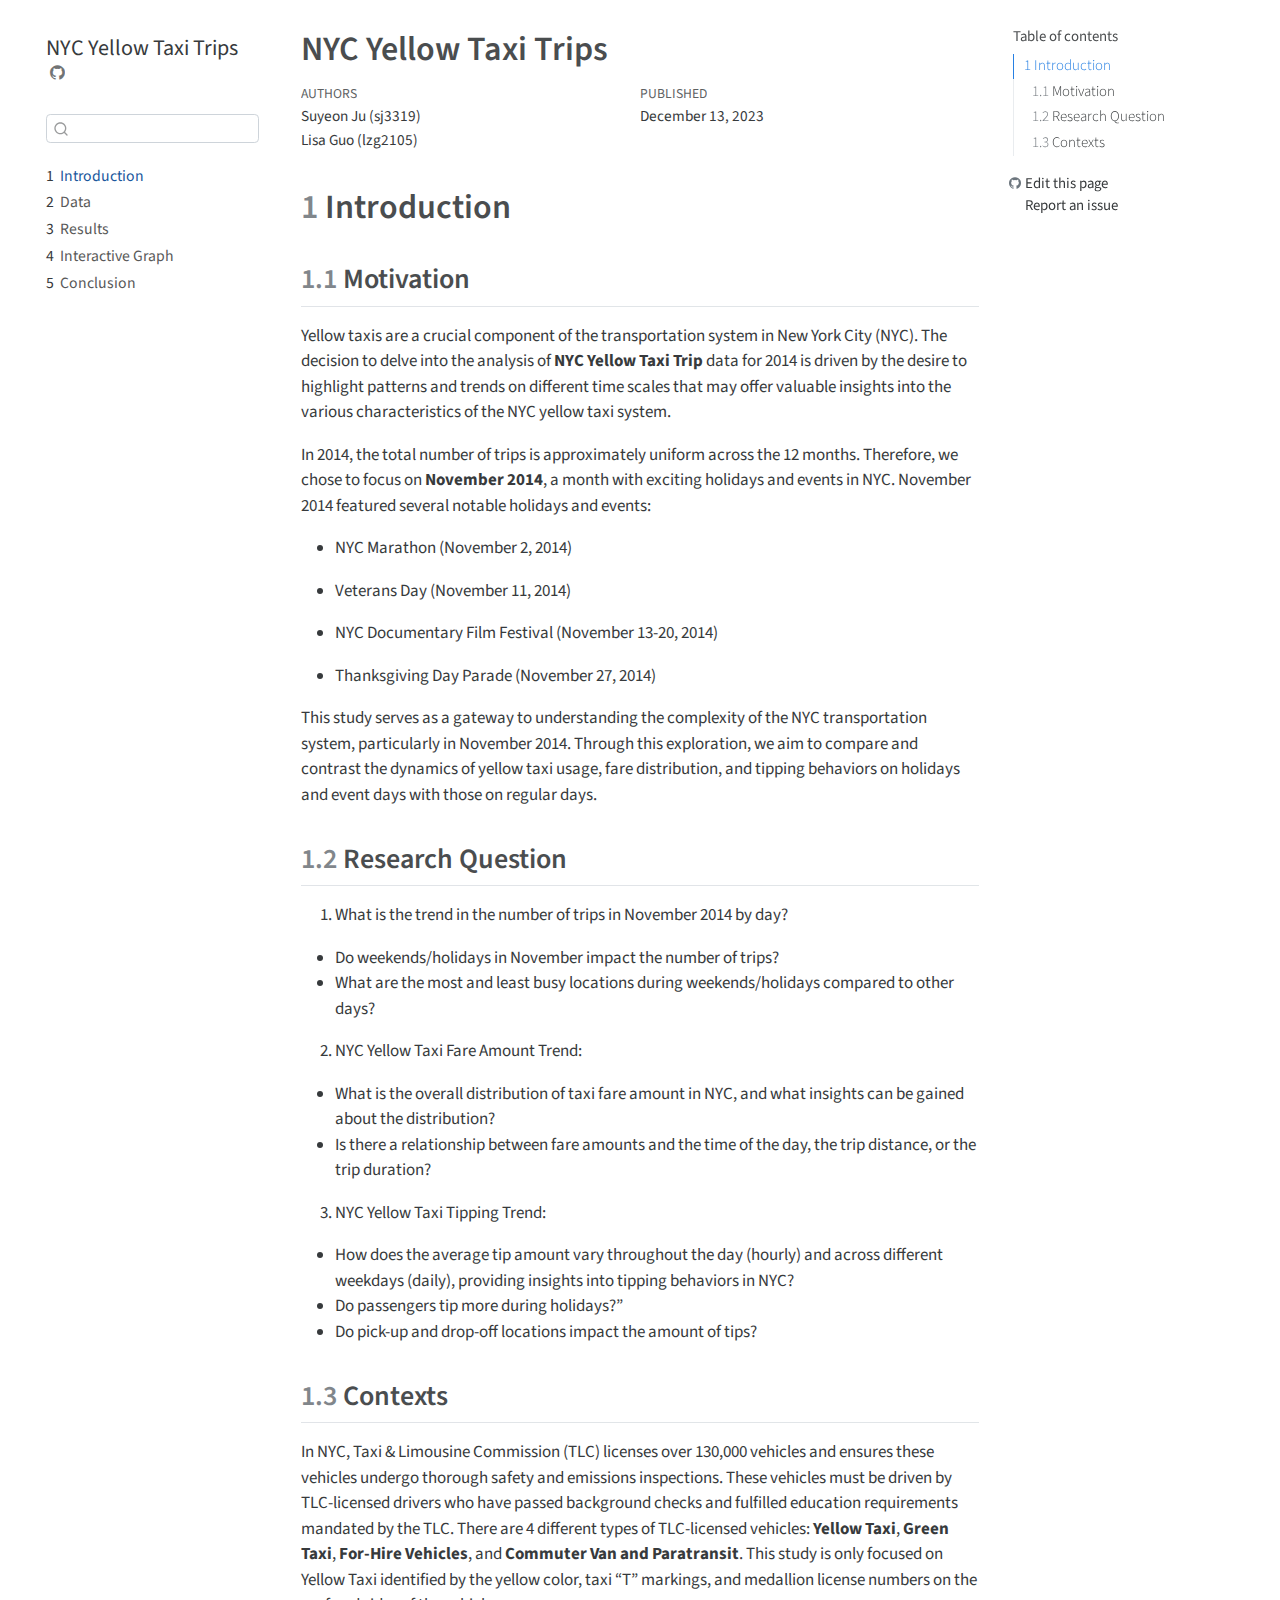
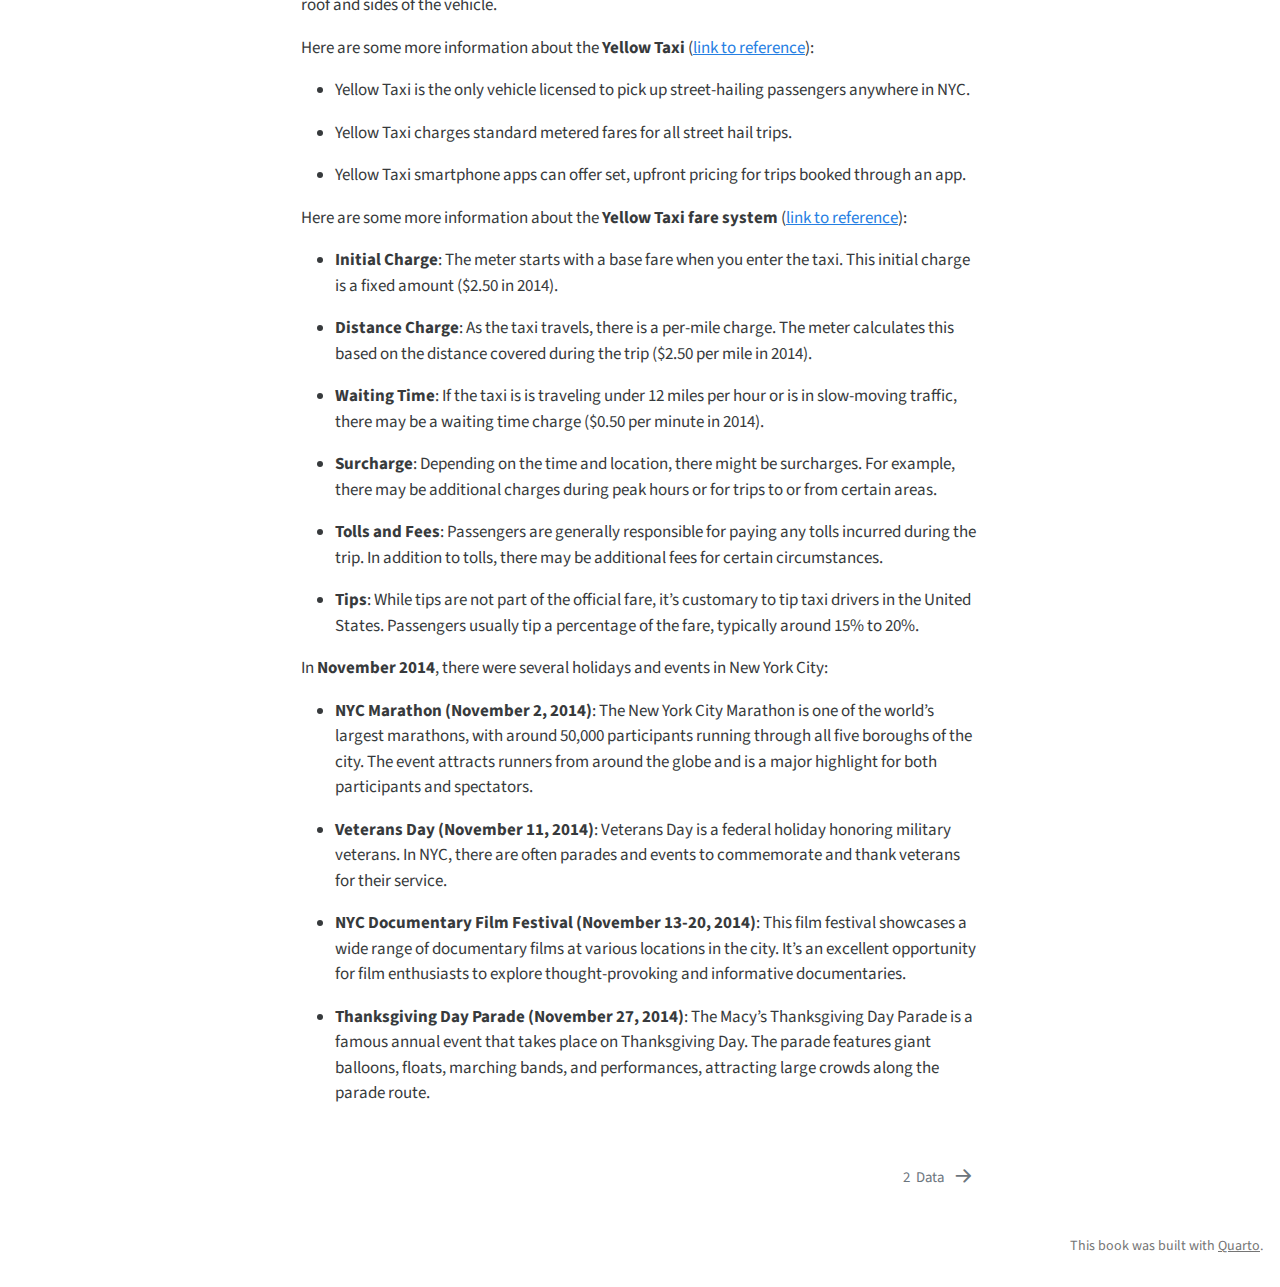
<file: docs/index.html>
<!DOCTYPE html>
<html xmlns="http://www.w3.org/1999/xhtml" lang="en" xml:lang="en"><head>

<meta charset="utf-8">
<meta name="generator" content="quarto-1.3.353">

<meta name="viewport" content="width=device-width, initial-scale=1.0, user-scalable=yes">

<meta name="author" content="Suyeon Ju (sj3319)">
<meta name="author" content="Lisa Guo (lzg2105)">
<meta name="dcterms.date" content="2023-12-13">

<title>NYC Yellow Taxi Trips</title>
<style>
code{white-space: pre-wrap;}
span.smallcaps{font-variant: small-caps;}
div.columns{display: flex; gap: min(4vw, 1.5em);}
div.column{flex: auto; overflow-x: auto;}
div.hanging-indent{margin-left: 1.5em; text-indent: -1.5em;}
ul.task-list{list-style: none;}
ul.task-list li input[type="checkbox"] {
  width: 0.8em;
  margin: 0 0.8em 0.2em -1em; /* quarto-specific, see https://github.com/quarto-dev/quarto-cli/issues/4556 */ 
  vertical-align: middle;
}
</style>


<script src="site_libs/quarto-nav/quarto-nav.js"></script>
<script src="site_libs/quarto-nav/headroom.min.js"></script>
<script src="site_libs/clipboard/clipboard.min.js"></script>
<script src="site_libs/quarto-search/autocomplete.umd.js"></script>
<script src="site_libs/quarto-search/fuse.min.js"></script>
<script src="site_libs/quarto-search/quarto-search.js"></script>
<meta name="quarto:offset" content="./">
<link href="./data.html" rel="next">
<script src="site_libs/quarto-html/quarto.js"></script>
<script src="site_libs/quarto-html/popper.min.js"></script>
<script src="site_libs/quarto-html/tippy.umd.min.js"></script>
<script src="site_libs/quarto-html/anchor.min.js"></script>
<link href="site_libs/quarto-html/tippy.css" rel="stylesheet">
<link href="site_libs/quarto-html/quarto-syntax-highlighting.css" rel="stylesheet" id="quarto-text-highlighting-styles">
<script src="site_libs/bootstrap/bootstrap.min.js"></script>
<link href="site_libs/bootstrap/bootstrap-icons.css" rel="stylesheet">
<link href="site_libs/bootstrap/bootstrap.min.css" rel="stylesheet" id="quarto-bootstrap" data-mode="light">
<script id="quarto-search-options" type="application/json">{
  "location": "sidebar",
  "copy-button": false,
  "collapse-after": 3,
  "panel-placement": "start",
  "type": "textbox",
  "limit": 20,
  "language": {
    "search-no-results-text": "No results",
    "search-matching-documents-text": "matching documents",
    "search-copy-link-title": "Copy link to search",
    "search-hide-matches-text": "Hide additional matches",
    "search-more-match-text": "more match in this document",
    "search-more-matches-text": "more matches in this document",
    "search-clear-button-title": "Clear",
    "search-detached-cancel-button-title": "Cancel",
    "search-submit-button-title": "Submit"
  }
}</script>


</head>

<body class="nav-sidebar floating">

<div id="quarto-search-results"></div>
  <header id="quarto-header" class="headroom fixed-top">
  <nav class="quarto-secondary-nav">
    <div class="container-fluid d-flex">
      <button type="button" class="quarto-btn-toggle btn" data-bs-toggle="collapse" data-bs-target="#quarto-sidebar,#quarto-sidebar-glass" aria-controls="quarto-sidebar" aria-expanded="false" aria-label="Toggle sidebar navigation" onclick="if (window.quartoToggleHeadroom) { window.quartoToggleHeadroom(); }">
        <i class="bi bi-layout-text-sidebar-reverse"></i>
      </button>
      <nav class="quarto-page-breadcrumbs" aria-label="breadcrumb"><ol class="breadcrumb"><li class="breadcrumb-item"><a href="./index.html"><span class="chapter-number">1</span>&nbsp; <span class="chapter-title">Introduction</span></a></li></ol></nav>
      <a class="flex-grow-1" role="button" data-bs-toggle="collapse" data-bs-target="#quarto-sidebar,#quarto-sidebar-glass" aria-controls="quarto-sidebar" aria-expanded="false" aria-label="Toggle sidebar navigation" onclick="if (window.quartoToggleHeadroom) { window.quartoToggleHeadroom(); }">      
      </a>
      <button type="button" class="btn quarto-search-button" aria-label="Search" onclick="window.quartoOpenSearch();">
        <i class="bi bi-search"></i>
      </button>
    </div>
  </nav>
</header>
<!-- content -->
<div id="quarto-content" class="quarto-container page-columns page-rows-contents page-layout-article">
<!-- sidebar -->
  <nav id="quarto-sidebar" class="sidebar collapse collapse-horizontal sidebar-navigation floating overflow-auto">
    <div class="pt-lg-2 mt-2 text-left sidebar-header">
    <div class="sidebar-title mb-0 py-0">
      <a href="./">NYC Yellow Taxi Trips</a> 
        <div class="sidebar-tools-main">
    <a href="https://github.com/dreamsandroads/NYCTaxiTrip" title="Source Code" class="quarto-navigation-tool px-1" aria-label="Source Code"><i class="bi bi-github"></i></a>
</div>
    </div>
      </div>
        <div class="mt-2 flex-shrink-0 align-items-center">
        <div class="sidebar-search">
        <div id="quarto-search" class="" title="Search"></div>
        </div>
        </div>
    <div class="sidebar-menu-container"> 
    <ul class="list-unstyled mt-1">
        <li class="sidebar-item">
  <div class="sidebar-item-container"> 
  <a href="./index.html" class="sidebar-item-text sidebar-link active">
 <span class="menu-text"><span class="chapter-number">1</span>&nbsp; <span class="chapter-title">Introduction</span></span></a>
  </div>
</li>
        <li class="sidebar-item">
  <div class="sidebar-item-container"> 
  <a href="./data.html" class="sidebar-item-text sidebar-link">
 <span class="menu-text"><span class="chapter-number">2</span>&nbsp; <span class="chapter-title">Data</span></span></a>
  </div>
</li>
        <li class="sidebar-item">
  <div class="sidebar-item-container"> 
  <a href="./results.html" class="sidebar-item-text sidebar-link">
 <span class="menu-text"><span class="chapter-number">3</span>&nbsp; <span class="chapter-title">Results</span></span></a>
  </div>
</li>
        <li class="sidebar-item">
  <div class="sidebar-item-container"> 
  <a href="./d3graph.html" class="sidebar-item-text sidebar-link">
 <span class="menu-text"><span class="chapter-number">4</span>&nbsp; <span class="chapter-title">Interactive Graph</span></span></a>
  </div>
</li>
        <li class="sidebar-item">
  <div class="sidebar-item-container"> 
  <a href="./conclusion.html" class="sidebar-item-text sidebar-link">
 <span class="menu-text"><span class="chapter-number">5</span>&nbsp; <span class="chapter-title">Conclusion</span></span></a>
  </div>
</li>
    </ul>
    </div>
</nav>
<div id="quarto-sidebar-glass" data-bs-toggle="collapse" data-bs-target="#quarto-sidebar,#quarto-sidebar-glass"></div>
<!-- margin-sidebar -->
    <div id="quarto-margin-sidebar" class="sidebar margin-sidebar">
        <nav id="TOC" role="doc-toc" class="toc-active">
    <h2 id="toc-title">Table of contents</h2>
   
  <ul>
  <li><a href="#introduction" id="toc-introduction" class="nav-link active" data-scroll-target="#introduction"><span class="header-section-number">1</span> Introduction</a>
  <ul class="collapse">
  <li><a href="#motivation" id="toc-motivation" class="nav-link" data-scroll-target="#motivation"><span class="header-section-number">1.1</span> Motivation</a></li>
  <li><a href="#research-question" id="toc-research-question" class="nav-link" data-scroll-target="#research-question"><span class="header-section-number">1.2</span> Research Question</a></li>
  <li><a href="#contexts" id="toc-contexts" class="nav-link" data-scroll-target="#contexts"><span class="header-section-number">1.3</span> Contexts</a></li>
  </ul></li>
  </ul>
<div class="toc-actions"><div><i class="bi bi-github"></i></div><div class="action-links"><p><a href="https://github.com/dreamsandroads/NYCTaxiTrip/edit/main/index.qmd" class="toc-action">Edit this page</a></p><p><a href="https://github.com/dreamsandroads/NYCTaxiTrip/issues/new" class="toc-action">Report an issue</a></p></div></div></nav>
    </div>
<!-- main -->
<main class="content" id="quarto-document-content">

<header id="title-block-header" class="quarto-title-block default">
<div class="quarto-title">
<h1 class="title">NYC Yellow Taxi Trips</h1>
</div>



<div class="quarto-title-meta">

    <div>
    <div class="quarto-title-meta-heading">Authors</div>
    <div class="quarto-title-meta-contents">
             <p>Suyeon Ju (sj3319) </p>
             <p>Lisa Guo (lzg2105) </p>
          </div>
  </div>
    
    <div>
    <div class="quarto-title-meta-heading">Published</div>
    <div class="quarto-title-meta-contents">
      <p class="date">December 13, 2023</p>
    </div>
  </div>
  
    
  </div>
  

</header>

<section id="introduction" class="level1" data-number="1">
<h1 data-number="1"><span class="header-section-number">1</span> Introduction</h1>
<section id="motivation" class="level2" data-number="1.1">
<h2 data-number="1.1" class="anchored" data-anchor-id="motivation"><span class="header-section-number">1.1</span> Motivation</h2>
<p>Yellow taxis are a crucial component of the transportation system in New York City (NYC). The decision to delve into the analysis of <strong>NYC Yellow Taxi Trip</strong> data for 2014 is driven by the desire to highlight patterns and trends on different time scales that may offer valuable insights into the various characteristics of the NYC yellow taxi system.</p>
<p>In 2014, the total number of trips is approximately uniform across the 12 months. Therefore, we chose to focus on <strong>November 2014</strong>, a month with exciting holidays and events in NYC. November 2014 featured several notable holidays and events:</p>
<ul>
<li><p>NYC Marathon (November 2, 2014)</p></li>
<li><p>Veterans Day (November 11, 2014)</p></li>
<li><p>NYC Documentary Film Festival (November 13-20, 2014)</p></li>
<li><p>Thanksgiving Day Parade (November 27, 2014)</p></li>
</ul>
<p>This study serves as a gateway to understanding the complexity of the NYC transportation system, particularly in November 2014. Through this exploration, we aim to compare and contrast the dynamics of yellow taxi usage, fare distribution, and tipping behaviors on holidays and event days with those on regular days.</p>
</section>
<section id="research-question" class="level2" data-number="1.2">
<h2 data-number="1.2" class="anchored" data-anchor-id="research-question"><span class="header-section-number">1.2</span> Research Question</h2>
<ol type="1">
<li>What is the trend in the number of trips in November 2014 by day?</li>
</ol>
<ul>
<li>Do weekends/holidays in November impact the number of trips?</li>
<li>What are the most and least busy locations during weekends/holidays compared to other days?</li>
</ul>
<ol start="2" type="1">
<li>NYC Yellow Taxi Fare Amount Trend:</li>
</ol>
<ul>
<li>What is the overall distribution of taxi fare amount in NYC, and what insights can be gained about the distribution?</li>
<li>Is there a relationship between fare amounts and the time of the day, the trip distance, or the trip duration?</li>
</ul>
<ol start="3" type="1">
<li>NYC Yellow Taxi Tipping Trend:</li>
</ol>
<ul>
<li>How does the average tip amount vary throughout the day (hourly) and across different weekdays (daily), providing insights into tipping behaviors in NYC?</li>
<li>Do passengers tip more during holidays?”</li>
<li>Do pick-up and drop-off locations impact the amount of tips?</li>
</ul>
</section>
<section id="contexts" class="level2" data-number="1.3">
<h2 data-number="1.3" class="anchored" data-anchor-id="contexts"><span class="header-section-number">1.3</span> Contexts</h2>
<p>In NYC, Taxi &amp; Limousine Commission (TLC) licenses over 130,000 vehicles and ensures these vehicles undergo thorough safety and emissions inspections. These vehicles must be driven by TLC-licensed drivers who have passed background checks and fulfilled education requirements mandated by the TLC. There are 4 different types of TLC-licensed vehicles: <strong>Yellow Taxi</strong>, <strong>Green Taxi</strong>, <strong>For-Hire Vehicles</strong>, and <strong>Commuter Van and Paratransit</strong>. This study is only focused on Yellow Taxi identified by the yellow color, taxi “T” markings, and medallion license numbers on the roof and sides of the vehicle.</p>
<p>Here are some more information about the <strong>Yellow Taxi</strong> (<a href="https://www.nyc.gov/site/tlc/passengers/your-ride.page">link to reference</a>):</p>
<ul>
<li><p>Yellow Taxi is the only vehicle licensed to pick up street-hailing passengers anywhere in NYC.</p></li>
<li><p>Yellow Taxi charges standard metered fares for all street hail trips.</p></li>
<li><p>Yellow Taxi smartphone apps can offer set, upfront pricing for trips booked through an app.</p></li>
</ul>
<p>Here are some more information about the <strong>Yellow Taxi fare system</strong> (<a href="https://www.nyc.gov/site/tlc/passengers/taxi-fare.page">link to reference</a>):</p>
<ul>
<li><p><strong>Initial Charge</strong>: The meter starts with a base fare when you enter the taxi. This initial charge is a fixed amount ($2.50 in 2014).</p></li>
<li><p><strong>Distance Charge</strong>: As the taxi travels, there is a per-mile charge. The meter calculates this based on the distance covered during the trip ($2.50 per mile in 2014).</p></li>
<li><p><strong>Waiting Time</strong>: If the taxi is is traveling under 12 miles per hour or is in slow-moving traffic, there may be a waiting time charge ($0.50 per minute in 2014).</p></li>
<li><p><strong>Surcharge</strong>: Depending on the time and location, there might be surcharges. For example, there may be additional charges during peak hours or for trips to or from certain areas.</p></li>
<li><p><strong>Tolls and Fees</strong>: Passengers are generally responsible for paying any tolls incurred during the trip. In addition to tolls, there may be additional fees for certain circumstances.</p></li>
<li><p><strong>Tips</strong>: While tips are not part of the official fare, it’s customary to tip taxi drivers in the United States. Passengers usually tip a percentage of the fare, typically around 15% to 20%.</p></li>
</ul>
<p>In <strong>November 2014</strong>, there were several holidays and events in New York City:</p>
<ul>
<li><p><strong>NYC Marathon (November 2, 2014)</strong>: The New York City Marathon is one of the world’s largest marathons, with around 50,000 participants running through all five boroughs of the city. The event attracts runners from around the globe and is a major highlight for both participants and spectators.</p></li>
<li><p><strong>Veterans Day (November 11, 2014)</strong>: Veterans Day is a federal holiday honoring military veterans. In NYC, there are often parades and events to commemorate and thank veterans for their service.</p></li>
<li><p><strong>NYC Documentary Film Festival (November 13-20, 2014)</strong>: This film festival showcases a wide range of documentary films at various locations in the city. It’s an excellent opportunity for film enthusiasts to explore thought-provoking and informative documentaries.</p></li>
<li><p><strong>Thanksgiving Day Parade (November 27, 2014)</strong>: The Macy’s Thanksgiving Day Parade is a famous annual event that takes place on Thanksgiving Day. The parade features giant balloons, floats, marching bands, and performances, attracting large crowds along the parade route.</p></li>
</ul>


</section>
</section>

</main> <!-- /main -->
<script id="quarto-html-after-body" type="application/javascript">
window.document.addEventListener("DOMContentLoaded", function (event) {
  const toggleBodyColorMode = (bsSheetEl) => {
    const mode = bsSheetEl.getAttribute("data-mode");
    const bodyEl = window.document.querySelector("body");
    if (mode === "dark") {
      bodyEl.classList.add("quarto-dark");
      bodyEl.classList.remove("quarto-light");
    } else {
      bodyEl.classList.add("quarto-light");
      bodyEl.classList.remove("quarto-dark");
    }
  }
  const toggleBodyColorPrimary = () => {
    const bsSheetEl = window.document.querySelector("link#quarto-bootstrap");
    if (bsSheetEl) {
      toggleBodyColorMode(bsSheetEl);
    }
  }
  toggleBodyColorPrimary();  
  const icon = "";
  const anchorJS = new window.AnchorJS();
  anchorJS.options = {
    placement: 'right',
    icon: icon
  };
  anchorJS.add('.anchored');
  const isCodeAnnotation = (el) => {
    for (const clz of el.classList) {
      if (clz.startsWith('code-annotation-')) {                     
        return true;
      }
    }
    return false;
  }
  const clipboard = new window.ClipboardJS('.code-copy-button', {
    text: function(trigger) {
      const codeEl = trigger.previousElementSibling.cloneNode(true);
      for (const childEl of codeEl.children) {
        if (isCodeAnnotation(childEl)) {
          childEl.remove();
        }
      }
      return codeEl.innerText;
    }
  });
  clipboard.on('success', function(e) {
    // button target
    const button = e.trigger;
    // don't keep focus
    button.blur();
    // flash "checked"
    button.classList.add('code-copy-button-checked');
    var currentTitle = button.getAttribute("title");
    button.setAttribute("title", "Copied!");
    let tooltip;
    if (window.bootstrap) {
      button.setAttribute("data-bs-toggle", "tooltip");
      button.setAttribute("data-bs-placement", "left");
      button.setAttribute("data-bs-title", "Copied!");
      tooltip = new bootstrap.Tooltip(button, 
        { trigger: "manual", 
          customClass: "code-copy-button-tooltip",
          offset: [0, -8]});
      tooltip.show();    
    }
    setTimeout(function() {
      if (tooltip) {
        tooltip.hide();
        button.removeAttribute("data-bs-title");
        button.removeAttribute("data-bs-toggle");
        button.removeAttribute("data-bs-placement");
      }
      button.setAttribute("title", currentTitle);
      button.classList.remove('code-copy-button-checked');
    }, 1000);
    // clear code selection
    e.clearSelection();
  });
  function tippyHover(el, contentFn) {
    const config = {
      allowHTML: true,
      content: contentFn,
      maxWidth: 500,
      delay: 100,
      arrow: false,
      appendTo: function(el) {
          return el.parentElement;
      },
      interactive: true,
      interactiveBorder: 10,
      theme: 'quarto',
      placement: 'bottom-start'
    };
    window.tippy(el, config); 
  }
  const noterefs = window.document.querySelectorAll('a[role="doc-noteref"]');
  for (var i=0; i<noterefs.length; i++) {
    const ref = noterefs[i];
    tippyHover(ref, function() {
      // use id or data attribute instead here
      let href = ref.getAttribute('data-footnote-href') || ref.getAttribute('href');
      try { href = new URL(href).hash; } catch {}
      const id = href.replace(/^#\/?/, "");
      const note = window.document.getElementById(id);
      return note.innerHTML;
    });
  }
      let selectedAnnoteEl;
      const selectorForAnnotation = ( cell, annotation) => {
        let cellAttr = 'data-code-cell="' + cell + '"';
        let lineAttr = 'data-code-annotation="' +  annotation + '"';
        const selector = 'span[' + cellAttr + '][' + lineAttr + ']';
        return selector;
      }
      const selectCodeLines = (annoteEl) => {
        const doc = window.document;
        const targetCell = annoteEl.getAttribute("data-target-cell");
        const targetAnnotation = annoteEl.getAttribute("data-target-annotation");
        const annoteSpan = window.document.querySelector(selectorForAnnotation(targetCell, targetAnnotation));
        const lines = annoteSpan.getAttribute("data-code-lines").split(",");
        const lineIds = lines.map((line) => {
          return targetCell + "-" + line;
        })
        let top = null;
        let height = null;
        let parent = null;
        if (lineIds.length > 0) {
            //compute the position of the single el (top and bottom and make a div)
            const el = window.document.getElementById(lineIds[0]);
            top = el.offsetTop;
            height = el.offsetHeight;
            parent = el.parentElement.parentElement;
          if (lineIds.length > 1) {
            const lastEl = window.document.getElementById(lineIds[lineIds.length - 1]);
            const bottom = lastEl.offsetTop + lastEl.offsetHeight;
            height = bottom - top;
          }
          if (top !== null && height !== null && parent !== null) {
            // cook up a div (if necessary) and position it 
            let div = window.document.getElementById("code-annotation-line-highlight");
            if (div === null) {
              div = window.document.createElement("div");
              div.setAttribute("id", "code-annotation-line-highlight");
              div.style.position = 'absolute';
              parent.appendChild(div);
            }
            div.style.top = top - 2 + "px";
            div.style.height = height + 4 + "px";
            let gutterDiv = window.document.getElementById("code-annotation-line-highlight-gutter");
            if (gutterDiv === null) {
              gutterDiv = window.document.createElement("div");
              gutterDiv.setAttribute("id", "code-annotation-line-highlight-gutter");
              gutterDiv.style.position = 'absolute';
              const codeCell = window.document.getElementById(targetCell);
              const gutter = codeCell.querySelector('.code-annotation-gutter');
              gutter.appendChild(gutterDiv);
            }
            gutterDiv.style.top = top - 2 + "px";
            gutterDiv.style.height = height + 4 + "px";
          }
          selectedAnnoteEl = annoteEl;
        }
      };
      const unselectCodeLines = () => {
        const elementsIds = ["code-annotation-line-highlight", "code-annotation-line-highlight-gutter"];
        elementsIds.forEach((elId) => {
          const div = window.document.getElementById(elId);
          if (div) {
            div.remove();
          }
        });
        selectedAnnoteEl = undefined;
      };
      // Attach click handler to the DT
      const annoteDls = window.document.querySelectorAll('dt[data-target-cell]');
      for (const annoteDlNode of annoteDls) {
        annoteDlNode.addEventListener('click', (event) => {
          const clickedEl = event.target;
          if (clickedEl !== selectedAnnoteEl) {
            unselectCodeLines();
            const activeEl = window.document.querySelector('dt[data-target-cell].code-annotation-active');
            if (activeEl) {
              activeEl.classList.remove('code-annotation-active');
            }
            selectCodeLines(clickedEl);
            clickedEl.classList.add('code-annotation-active');
          } else {
            // Unselect the line
            unselectCodeLines();
            clickedEl.classList.remove('code-annotation-active');
          }
        });
      }
  const findCites = (el) => {
    const parentEl = el.parentElement;
    if (parentEl) {
      const cites = parentEl.dataset.cites;
      if (cites) {
        return {
          el,
          cites: cites.split(' ')
        };
      } else {
        return findCites(el.parentElement)
      }
    } else {
      return undefined;
    }
  };
  var bibliorefs = window.document.querySelectorAll('a[role="doc-biblioref"]');
  for (var i=0; i<bibliorefs.length; i++) {
    const ref = bibliorefs[i];
    const citeInfo = findCites(ref);
    if (citeInfo) {
      tippyHover(citeInfo.el, function() {
        var popup = window.document.createElement('div');
        citeInfo.cites.forEach(function(cite) {
          var citeDiv = window.document.createElement('div');
          citeDiv.classList.add('hanging-indent');
          citeDiv.classList.add('csl-entry');
          var biblioDiv = window.document.getElementById('ref-' + cite);
          if (biblioDiv) {
            citeDiv.innerHTML = biblioDiv.innerHTML;
          }
          popup.appendChild(citeDiv);
        });
        return popup.innerHTML;
      });
    }
  }
});
</script>
<nav class="page-navigation">
  <div class="nav-page nav-page-previous">
  </div>
  <div class="nav-page nav-page-next">
      <a href="./data.html" class="pagination-link">
        <span class="nav-page-text"><span class="chapter-number">2</span>&nbsp; <span class="chapter-title">Data</span></span> <i class="bi bi-arrow-right-short"></i>
      </a>
  </div>
</nav>
</div> <!-- /content -->
<footer class="footer">
  <div class="nav-footer">
    <div class="nav-footer-left">
      &nbsp;
    </div>   
    <div class="nav-footer-center">
      &nbsp;
    </div>
    <div class="nav-footer-right">This book was built with <a href="https://quarto.org/">Quarto</a>.</div>
  </div>
</footer>



</body></html>
</file>
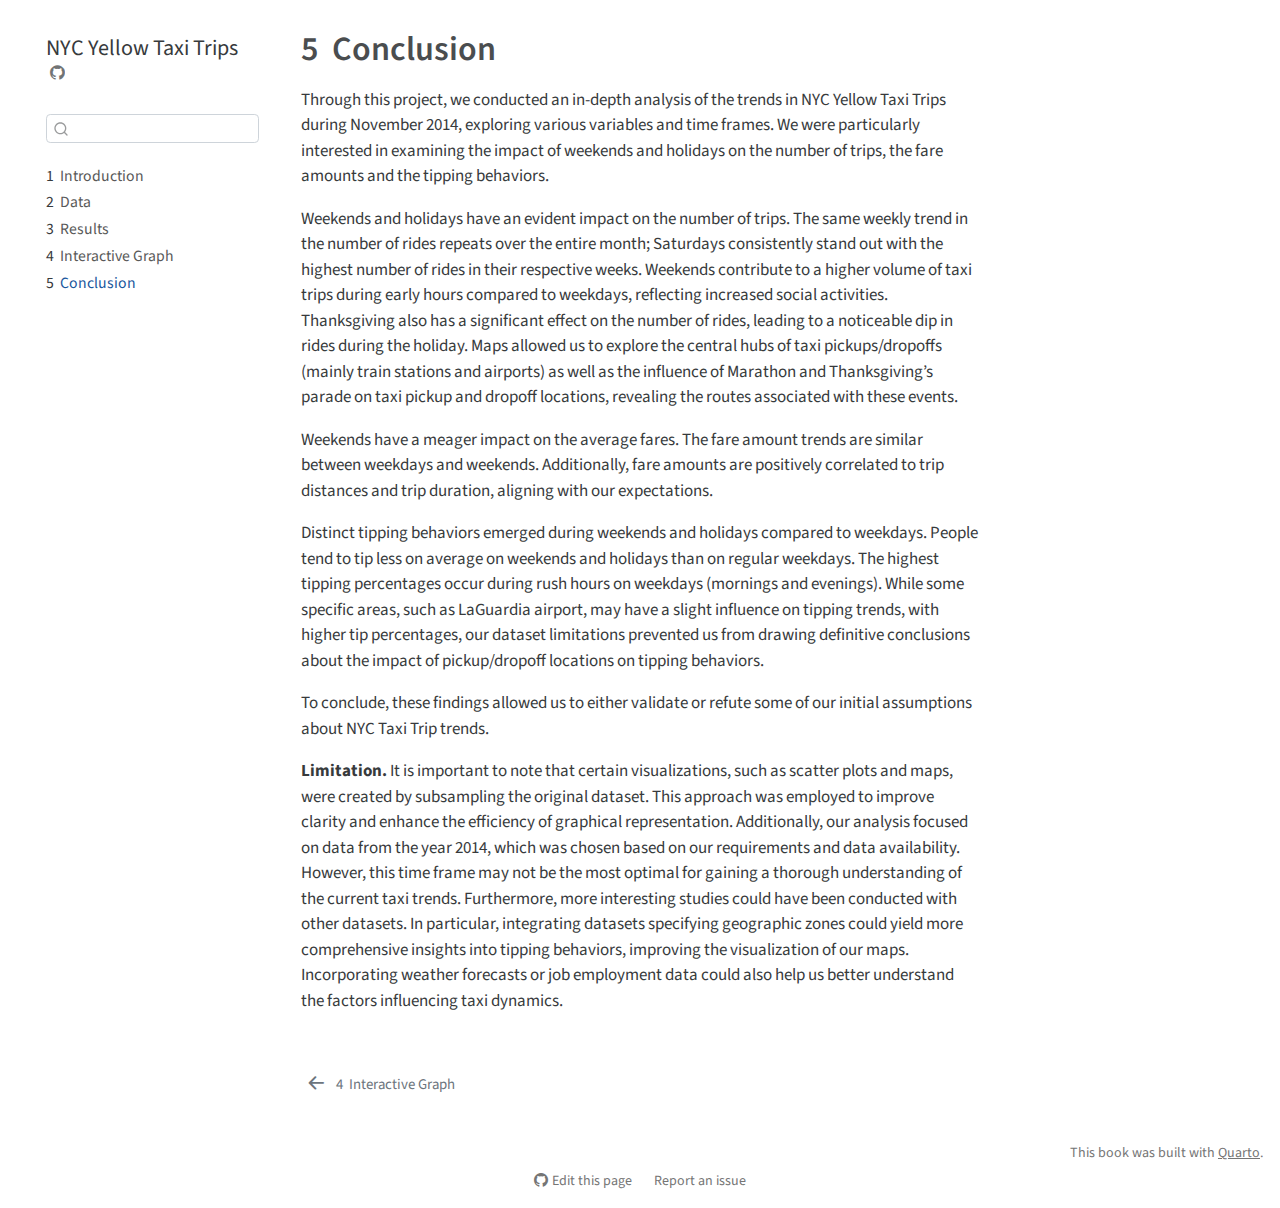
<file: docs/conclusion.html>
<!DOCTYPE html>
<html xmlns="http://www.w3.org/1999/xhtml" lang="en" xml:lang="en"><head>

<meta charset="utf-8">
<meta name="generator" content="quarto-1.3.353">

<meta name="viewport" content="width=device-width, initial-scale=1.0, user-scalable=yes">


<title>NYC Yellow Taxi Trips - 5&nbsp; Conclusion</title>
<style>
code{white-space: pre-wrap;}
span.smallcaps{font-variant: small-caps;}
div.columns{display: flex; gap: min(4vw, 1.5em);}
div.column{flex: auto; overflow-x: auto;}
div.hanging-indent{margin-left: 1.5em; text-indent: -1.5em;}
ul.task-list{list-style: none;}
ul.task-list li input[type="checkbox"] {
  width: 0.8em;
  margin: 0 0.8em 0.2em -1em; /* quarto-specific, see https://github.com/quarto-dev/quarto-cli/issues/4556 */ 
  vertical-align: middle;
}
</style>


<script src="site_libs/quarto-nav/quarto-nav.js"></script>
<script src="site_libs/quarto-nav/headroom.min.js"></script>
<script src="site_libs/clipboard/clipboard.min.js"></script>
<script src="site_libs/quarto-search/autocomplete.umd.js"></script>
<script src="site_libs/quarto-search/fuse.min.js"></script>
<script src="site_libs/quarto-search/quarto-search.js"></script>
<meta name="quarto:offset" content="./">
<link href="./d3graph.html" rel="prev">
<script src="site_libs/quarto-html/quarto.js"></script>
<script src="site_libs/quarto-html/popper.min.js"></script>
<script src="site_libs/quarto-html/tippy.umd.min.js"></script>
<script src="site_libs/quarto-html/anchor.min.js"></script>
<link href="site_libs/quarto-html/tippy.css" rel="stylesheet">
<link href="site_libs/quarto-html/quarto-syntax-highlighting.css" rel="stylesheet" id="quarto-text-highlighting-styles">
<script src="site_libs/bootstrap/bootstrap.min.js"></script>
<link href="site_libs/bootstrap/bootstrap-icons.css" rel="stylesheet">
<link href="site_libs/bootstrap/bootstrap.min.css" rel="stylesheet" id="quarto-bootstrap" data-mode="light">
<script id="quarto-search-options" type="application/json">{
  "location": "sidebar",
  "copy-button": false,
  "collapse-after": 3,
  "panel-placement": "start",
  "type": "textbox",
  "limit": 20,
  "language": {
    "search-no-results-text": "No results",
    "search-matching-documents-text": "matching documents",
    "search-copy-link-title": "Copy link to search",
    "search-hide-matches-text": "Hide additional matches",
    "search-more-match-text": "more match in this document",
    "search-more-matches-text": "more matches in this document",
    "search-clear-button-title": "Clear",
    "search-detached-cancel-button-title": "Cancel",
    "search-submit-button-title": "Submit"
  }
}</script>


</head>

<body class="nav-sidebar floating">

<div id="quarto-search-results"></div>
  <header id="quarto-header" class="headroom fixed-top">
  <nav class="quarto-secondary-nav">
    <div class="container-fluid d-flex">
      <button type="button" class="quarto-btn-toggle btn" data-bs-toggle="collapse" data-bs-target="#quarto-sidebar,#quarto-sidebar-glass" aria-controls="quarto-sidebar" aria-expanded="false" aria-label="Toggle sidebar navigation" onclick="if (window.quartoToggleHeadroom) { window.quartoToggleHeadroom(); }">
        <i class="bi bi-layout-text-sidebar-reverse"></i>
      </button>
      <nav class="quarto-page-breadcrumbs" aria-label="breadcrumb"><ol class="breadcrumb"><li class="breadcrumb-item"><a href="./conclusion.html"><span class="chapter-number">5</span>&nbsp; <span class="chapter-title">Conclusion</span></a></li></ol></nav>
      <a class="flex-grow-1" role="button" data-bs-toggle="collapse" data-bs-target="#quarto-sidebar,#quarto-sidebar-glass" aria-controls="quarto-sidebar" aria-expanded="false" aria-label="Toggle sidebar navigation" onclick="if (window.quartoToggleHeadroom) { window.quartoToggleHeadroom(); }">      
      </a>
      <button type="button" class="btn quarto-search-button" aria-label="Search" onclick="window.quartoOpenSearch();">
        <i class="bi bi-search"></i>
      </button>
    </div>
  </nav>
</header>
<!-- content -->
<div id="quarto-content" class="quarto-container page-columns page-rows-contents page-layout-article">
<!-- sidebar -->
  <nav id="quarto-sidebar" class="sidebar collapse collapse-horizontal sidebar-navigation floating overflow-auto">
    <div class="pt-lg-2 mt-2 text-left sidebar-header">
    <div class="sidebar-title mb-0 py-0">
      <a href="./">NYC Yellow Taxi Trips</a> 
        <div class="sidebar-tools-main">
    <a href="https://github.com/dreamsandroads/NYCTaxiTrip" title="Source Code" class="quarto-navigation-tool px-1" aria-label="Source Code"><i class="bi bi-github"></i></a>
</div>
    </div>
      </div>
        <div class="mt-2 flex-shrink-0 align-items-center">
        <div class="sidebar-search">
        <div id="quarto-search" class="" title="Search"></div>
        </div>
        </div>
    <div class="sidebar-menu-container"> 
    <ul class="list-unstyled mt-1">
        <li class="sidebar-item">
  <div class="sidebar-item-container"> 
  <a href="./index.html" class="sidebar-item-text sidebar-link">
 <span class="menu-text"><span class="chapter-number">1</span>&nbsp; <span class="chapter-title">Introduction</span></span></a>
  </div>
</li>
        <li class="sidebar-item">
  <div class="sidebar-item-container"> 
  <a href="./data.html" class="sidebar-item-text sidebar-link">
 <span class="menu-text"><span class="chapter-number">2</span>&nbsp; <span class="chapter-title">Data</span></span></a>
  </div>
</li>
        <li class="sidebar-item">
  <div class="sidebar-item-container"> 
  <a href="./results.html" class="sidebar-item-text sidebar-link">
 <span class="menu-text"><span class="chapter-number">3</span>&nbsp; <span class="chapter-title">Results</span></span></a>
  </div>
</li>
        <li class="sidebar-item">
  <div class="sidebar-item-container"> 
  <a href="./d3graph.html" class="sidebar-item-text sidebar-link">
 <span class="menu-text"><span class="chapter-number">4</span>&nbsp; <span class="chapter-title">Interactive Graph</span></span></a>
  </div>
</li>
        <li class="sidebar-item">
  <div class="sidebar-item-container"> 
  <a href="./conclusion.html" class="sidebar-item-text sidebar-link active">
 <span class="menu-text"><span class="chapter-number">5</span>&nbsp; <span class="chapter-title">Conclusion</span></span></a>
  </div>
</li>
    </ul>
    </div>
</nav>
<div id="quarto-sidebar-glass" data-bs-toggle="collapse" data-bs-target="#quarto-sidebar,#quarto-sidebar-glass"></div>
<!-- margin-sidebar -->
    <div id="quarto-margin-sidebar" class="sidebar margin-sidebar">
        
    </div>
<!-- main -->
<main class="content" id="quarto-document-content">

<header id="title-block-header" class="quarto-title-block default">
<div class="quarto-title">
<h1 class="title"><span class="chapter-number">5</span>&nbsp; <span class="chapter-title">Conclusion</span></h1>
</div>



<div class="quarto-title-meta">

    
  
    
  </div>
  

</header>

<p>Through this project, we conducted an in-depth analysis of the trends in NYC Yellow Taxi Trips during November 2014, exploring various variables and time frames. We were particularly interested in examining the impact of weekends and holidays on the number of trips, the fare amounts and the tipping behaviors.</p>
<p>Weekends and holidays have an evident impact on the number of trips. The same weekly trend in the number of rides repeats over the entire month; Saturdays consistently stand out with the highest number of rides in their respective weeks. Weekends contribute to a higher volume of taxi trips during early hours compared to weekdays, reflecting increased social activities. Thanksgiving also has a significant effect on the number of rides, leading to a noticeable dip in rides during the holiday. Maps allowed us to explore the central hubs of taxi pickups/dropoffs (mainly train stations and airports) as well as the influence of Marathon and Thanksgiving’s parade on taxi pickup and dropoff locations, revealing the routes associated with these events.</p>
<p>Weekends have a meager impact on the average fares. The fare amount trends are similar between weekdays and weekends. Additionally, fare amounts are positively correlated to trip distances and trip duration, aligning with our expectations.</p>
<p>Distinct tipping behaviors emerged during weekends and holidays compared to weekdays. People tend to tip less on average on weekends and holidays than on regular weekdays. The highest tipping percentages occur during rush hours on weekdays (mornings and evenings). While some specific areas, such as LaGuardia airport, may have a slight influence on tipping trends, with higher tip percentages, our dataset limitations prevented us from drawing definitive conclusions about the impact of pickup/dropoff locations on tipping behaviors.</p>
<p>To conclude, these findings allowed us to either validate or refute some of our initial assumptions about NYC Taxi Trip trends.</p>
<p><strong>Limitation.</strong> It is important to note that certain visualizations, such as scatter plots and maps, were created by subsampling the original dataset. This approach was employed to improve clarity and enhance the efficiency of graphical representation. Additionally, our analysis focused on data from the year 2014, which was chosen based on our requirements and data availability. However, this time frame may not be the most optimal for gaining a thorough understanding of the current taxi trends. Furthermore, more interesting studies could have been conducted with other datasets. In particular, integrating datasets specifying geographic zones could yield more comprehensive insights into tipping behaviors, improving the visualization of our maps. Incorporating weather forecasts or job employment data could also help us better understand the factors influencing taxi dynamics.</p>



</main> <!-- /main -->
<script id="quarto-html-after-body" type="application/javascript">
window.document.addEventListener("DOMContentLoaded", function (event) {
  const toggleBodyColorMode = (bsSheetEl) => {
    const mode = bsSheetEl.getAttribute("data-mode");
    const bodyEl = window.document.querySelector("body");
    if (mode === "dark") {
      bodyEl.classList.add("quarto-dark");
      bodyEl.classList.remove("quarto-light");
    } else {
      bodyEl.classList.add("quarto-light");
      bodyEl.classList.remove("quarto-dark");
    }
  }
  const toggleBodyColorPrimary = () => {
    const bsSheetEl = window.document.querySelector("link#quarto-bootstrap");
    if (bsSheetEl) {
      toggleBodyColorMode(bsSheetEl);
    }
  }
  toggleBodyColorPrimary();  
  const icon = "";
  const anchorJS = new window.AnchorJS();
  anchorJS.options = {
    placement: 'right',
    icon: icon
  };
  anchorJS.add('.anchored');
  const isCodeAnnotation = (el) => {
    for (const clz of el.classList) {
      if (clz.startsWith('code-annotation-')) {                     
        return true;
      }
    }
    return false;
  }
  const clipboard = new window.ClipboardJS('.code-copy-button', {
    text: function(trigger) {
      const codeEl = trigger.previousElementSibling.cloneNode(true);
      for (const childEl of codeEl.children) {
        if (isCodeAnnotation(childEl)) {
          childEl.remove();
        }
      }
      return codeEl.innerText;
    }
  });
  clipboard.on('success', function(e) {
    // button target
    const button = e.trigger;
    // don't keep focus
    button.blur();
    // flash "checked"
    button.classList.add('code-copy-button-checked');
    var currentTitle = button.getAttribute("title");
    button.setAttribute("title", "Copied!");
    let tooltip;
    if (window.bootstrap) {
      button.setAttribute("data-bs-toggle", "tooltip");
      button.setAttribute("data-bs-placement", "left");
      button.setAttribute("data-bs-title", "Copied!");
      tooltip = new bootstrap.Tooltip(button, 
        { trigger: "manual", 
          customClass: "code-copy-button-tooltip",
          offset: [0, -8]});
      tooltip.show();    
    }
    setTimeout(function() {
      if (tooltip) {
        tooltip.hide();
        button.removeAttribute("data-bs-title");
        button.removeAttribute("data-bs-toggle");
        button.removeAttribute("data-bs-placement");
      }
      button.setAttribute("title", currentTitle);
      button.classList.remove('code-copy-button-checked');
    }, 1000);
    // clear code selection
    e.clearSelection();
  });
  function tippyHover(el, contentFn) {
    const config = {
      allowHTML: true,
      content: contentFn,
      maxWidth: 500,
      delay: 100,
      arrow: false,
      appendTo: function(el) {
          return el.parentElement;
      },
      interactive: true,
      interactiveBorder: 10,
      theme: 'quarto',
      placement: 'bottom-start'
    };
    window.tippy(el, config); 
  }
  const noterefs = window.document.querySelectorAll('a[role="doc-noteref"]');
  for (var i=0; i<noterefs.length; i++) {
    const ref = noterefs[i];
    tippyHover(ref, function() {
      // use id or data attribute instead here
      let href = ref.getAttribute('data-footnote-href') || ref.getAttribute('href');
      try { href = new URL(href).hash; } catch {}
      const id = href.replace(/^#\/?/, "");
      const note = window.document.getElementById(id);
      return note.innerHTML;
    });
  }
      let selectedAnnoteEl;
      const selectorForAnnotation = ( cell, annotation) => {
        let cellAttr = 'data-code-cell="' + cell + '"';
        let lineAttr = 'data-code-annotation="' +  annotation + '"';
        const selector = 'span[' + cellAttr + '][' + lineAttr + ']';
        return selector;
      }
      const selectCodeLines = (annoteEl) => {
        const doc = window.document;
        const targetCell = annoteEl.getAttribute("data-target-cell");
        const targetAnnotation = annoteEl.getAttribute("data-target-annotation");
        const annoteSpan = window.document.querySelector(selectorForAnnotation(targetCell, targetAnnotation));
        const lines = annoteSpan.getAttribute("data-code-lines").split(",");
        const lineIds = lines.map((line) => {
          return targetCell + "-" + line;
        })
        let top = null;
        let height = null;
        let parent = null;
        if (lineIds.length > 0) {
            //compute the position of the single el (top and bottom and make a div)
            const el = window.document.getElementById(lineIds[0]);
            top = el.offsetTop;
            height = el.offsetHeight;
            parent = el.parentElement.parentElement;
          if (lineIds.length > 1) {
            const lastEl = window.document.getElementById(lineIds[lineIds.length - 1]);
            const bottom = lastEl.offsetTop + lastEl.offsetHeight;
            height = bottom - top;
          }
          if (top !== null && height !== null && parent !== null) {
            // cook up a div (if necessary) and position it 
            let div = window.document.getElementById("code-annotation-line-highlight");
            if (div === null) {
              div = window.document.createElement("div");
              div.setAttribute("id", "code-annotation-line-highlight");
              div.style.position = 'absolute';
              parent.appendChild(div);
            }
            div.style.top = top - 2 + "px";
            div.style.height = height + 4 + "px";
            let gutterDiv = window.document.getElementById("code-annotation-line-highlight-gutter");
            if (gutterDiv === null) {
              gutterDiv = window.document.createElement("div");
              gutterDiv.setAttribute("id", "code-annotation-line-highlight-gutter");
              gutterDiv.style.position = 'absolute';
              const codeCell = window.document.getElementById(targetCell);
              const gutter = codeCell.querySelector('.code-annotation-gutter');
              gutter.appendChild(gutterDiv);
            }
            gutterDiv.style.top = top - 2 + "px";
            gutterDiv.style.height = height + 4 + "px";
          }
          selectedAnnoteEl = annoteEl;
        }
      };
      const unselectCodeLines = () => {
        const elementsIds = ["code-annotation-line-highlight", "code-annotation-line-highlight-gutter"];
        elementsIds.forEach((elId) => {
          const div = window.document.getElementById(elId);
          if (div) {
            div.remove();
          }
        });
        selectedAnnoteEl = undefined;
      };
      // Attach click handler to the DT
      const annoteDls = window.document.querySelectorAll('dt[data-target-cell]');
      for (const annoteDlNode of annoteDls) {
        annoteDlNode.addEventListener('click', (event) => {
          const clickedEl = event.target;
          if (clickedEl !== selectedAnnoteEl) {
            unselectCodeLines();
            const activeEl = window.document.querySelector('dt[data-target-cell].code-annotation-active');
            if (activeEl) {
              activeEl.classList.remove('code-annotation-active');
            }
            selectCodeLines(clickedEl);
            clickedEl.classList.add('code-annotation-active');
          } else {
            // Unselect the line
            unselectCodeLines();
            clickedEl.classList.remove('code-annotation-active');
          }
        });
      }
  const findCites = (el) => {
    const parentEl = el.parentElement;
    if (parentEl) {
      const cites = parentEl.dataset.cites;
      if (cites) {
        return {
          el,
          cites: cites.split(' ')
        };
      } else {
        return findCites(el.parentElement)
      }
    } else {
      return undefined;
    }
  };
  var bibliorefs = window.document.querySelectorAll('a[role="doc-biblioref"]');
  for (var i=0; i<bibliorefs.length; i++) {
    const ref = bibliorefs[i];
    const citeInfo = findCites(ref);
    if (citeInfo) {
      tippyHover(citeInfo.el, function() {
        var popup = window.document.createElement('div');
        citeInfo.cites.forEach(function(cite) {
          var citeDiv = window.document.createElement('div');
          citeDiv.classList.add('hanging-indent');
          citeDiv.classList.add('csl-entry');
          var biblioDiv = window.document.getElementById('ref-' + cite);
          if (biblioDiv) {
            citeDiv.innerHTML = biblioDiv.innerHTML;
          }
          popup.appendChild(citeDiv);
        });
        return popup.innerHTML;
      });
    }
  }
});
</script>
<nav class="page-navigation">
  <div class="nav-page nav-page-previous">
      <a href="./d3graph.html" class="pagination-link">
        <i class="bi bi-arrow-left-short"></i> <span class="nav-page-text"><span class="chapter-number">4</span>&nbsp; <span class="chapter-title">Interactive Graph</span></span>
      </a>          
  </div>
  <div class="nav-page nav-page-next">
  </div>
</nav>
</div> <!-- /content -->
<footer class="footer">
  <div class="nav-footer">
    <div class="nav-footer-left">
      &nbsp;
    </div>   
    <div class="nav-footer-center">
      &nbsp;
    <div class="toc-actions"><div><i class="bi bi-github"></i></div><div class="action-links"><p><a href="https://github.com/dreamsandroads/NYCTaxiTrip/edit/main/conclusion.qmd" class="toc-action">Edit this page</a></p><p><a href="https://github.com/dreamsandroads/NYCTaxiTrip/issues/new" class="toc-action">Report an issue</a></p></div></div></div>
    <div class="nav-footer-right">This book was built with <a href="https://quarto.org/">Quarto</a>.</div>
  </div>
</footer>



</body></html>
</file>
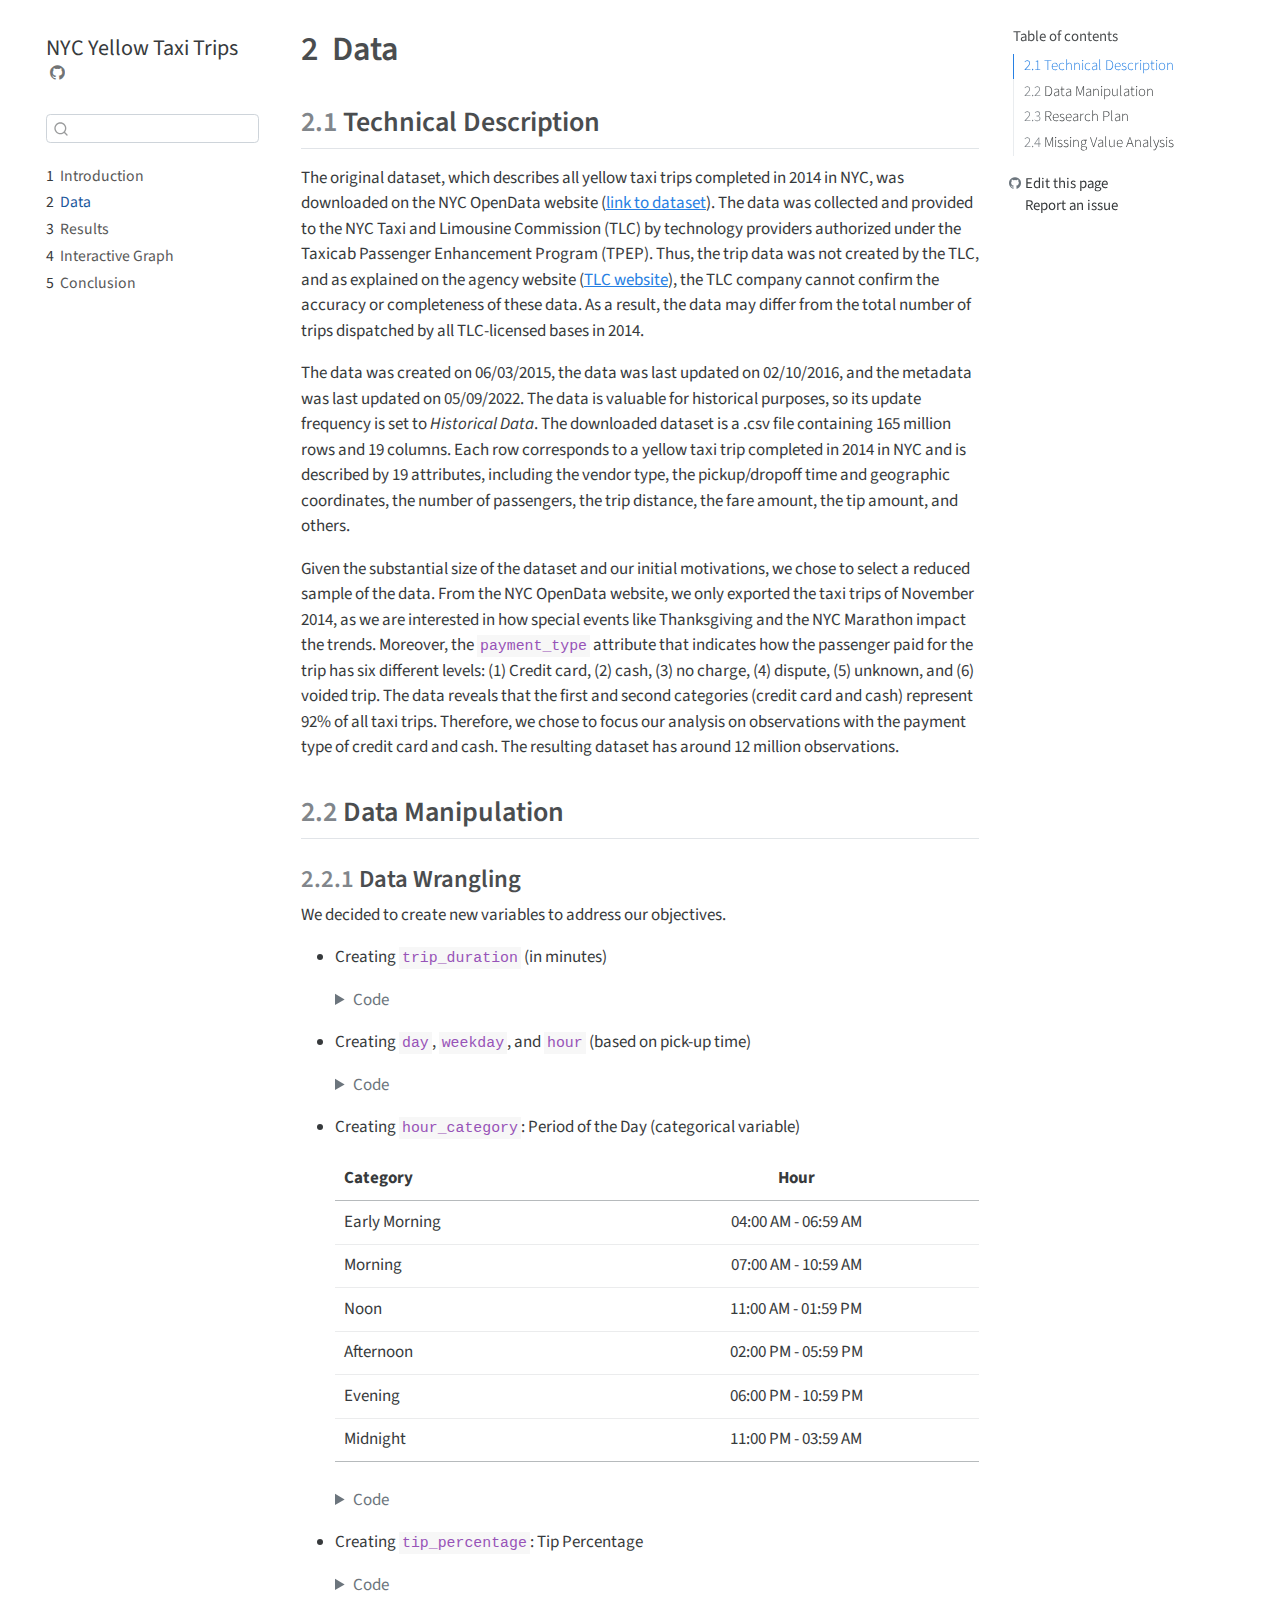
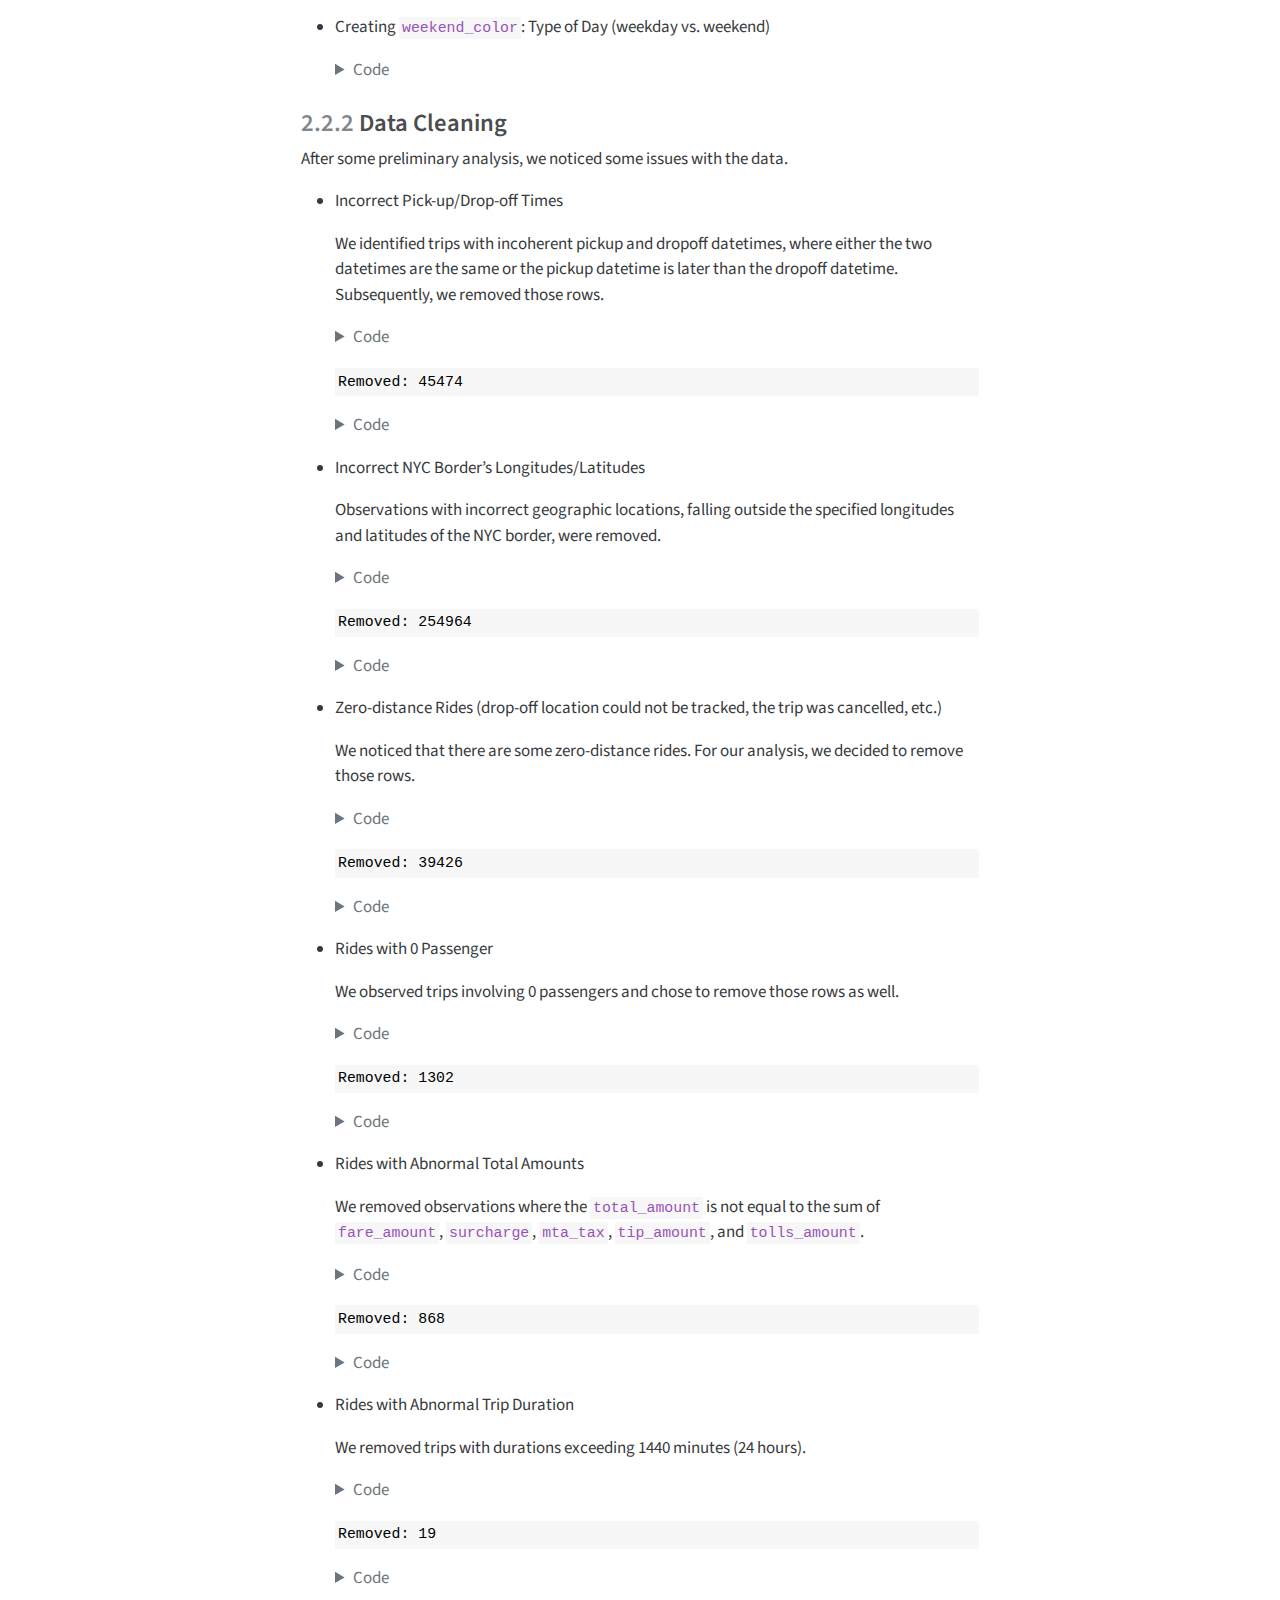
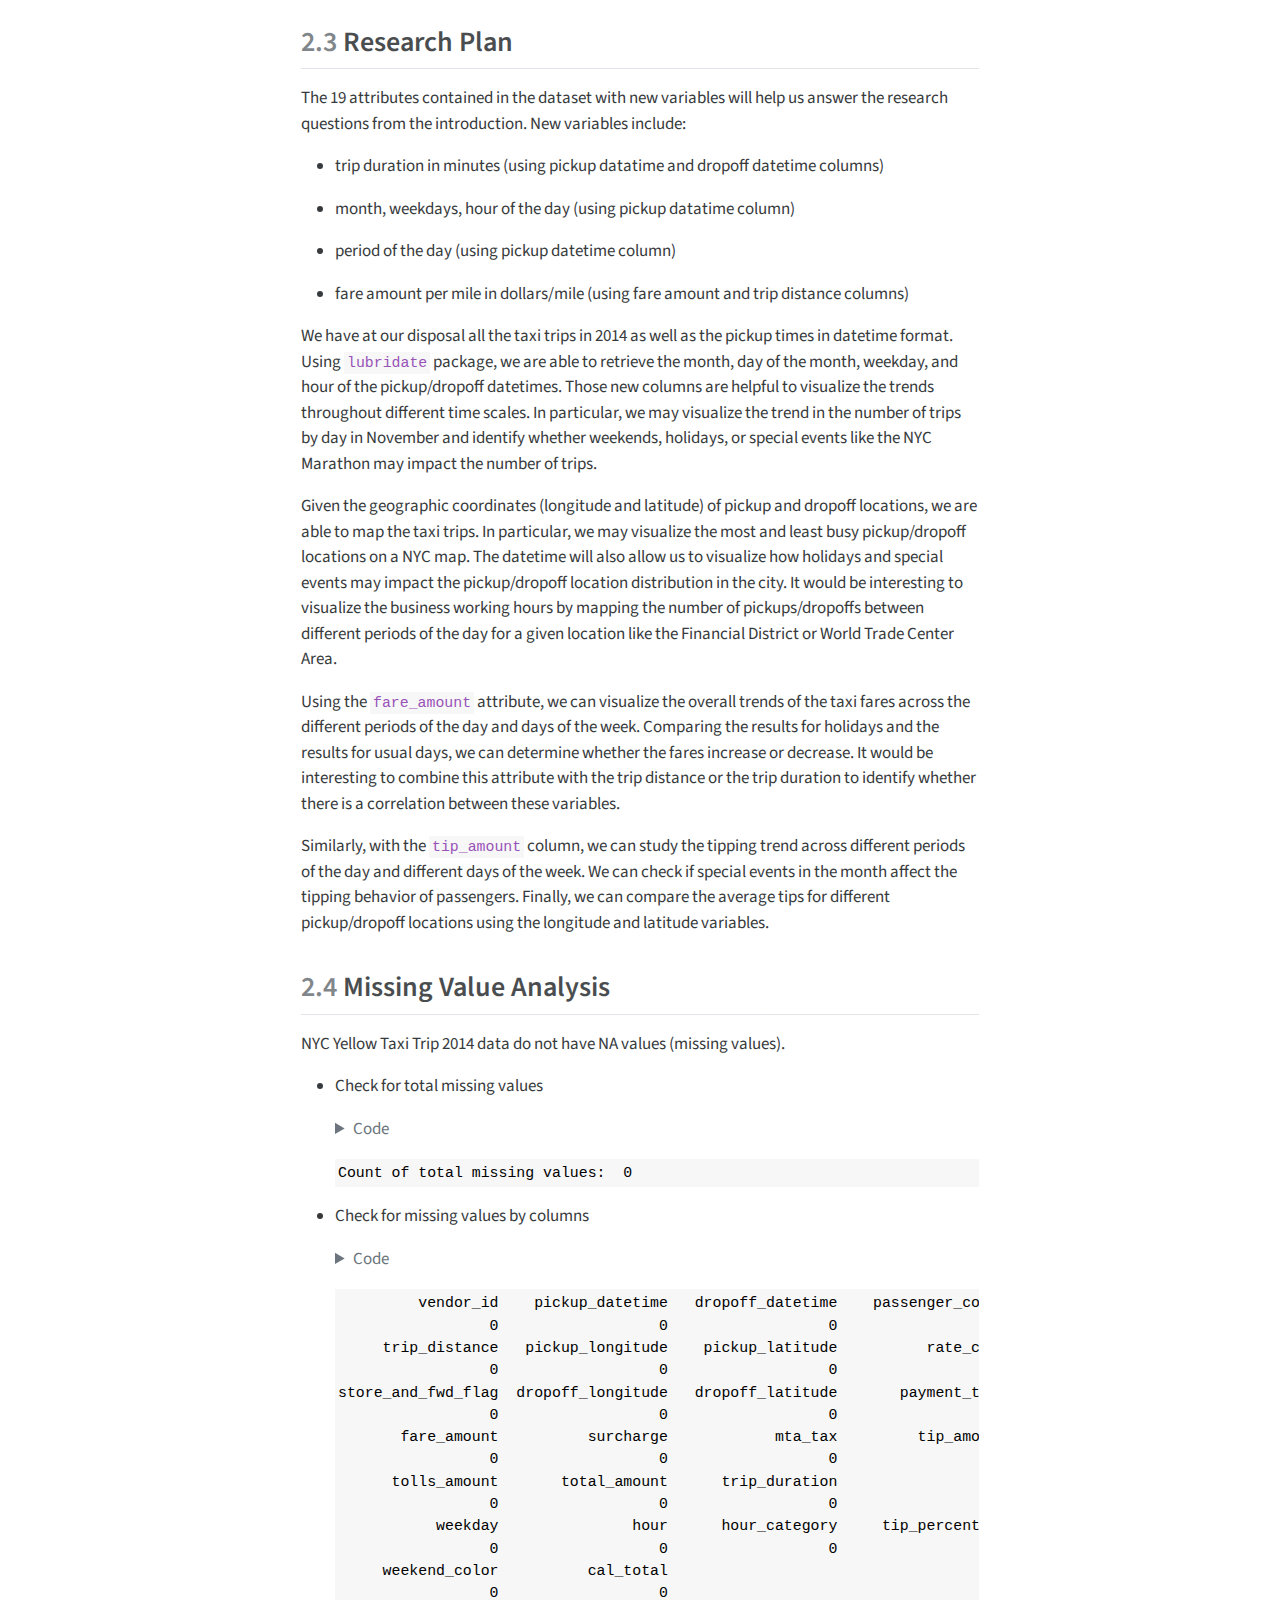
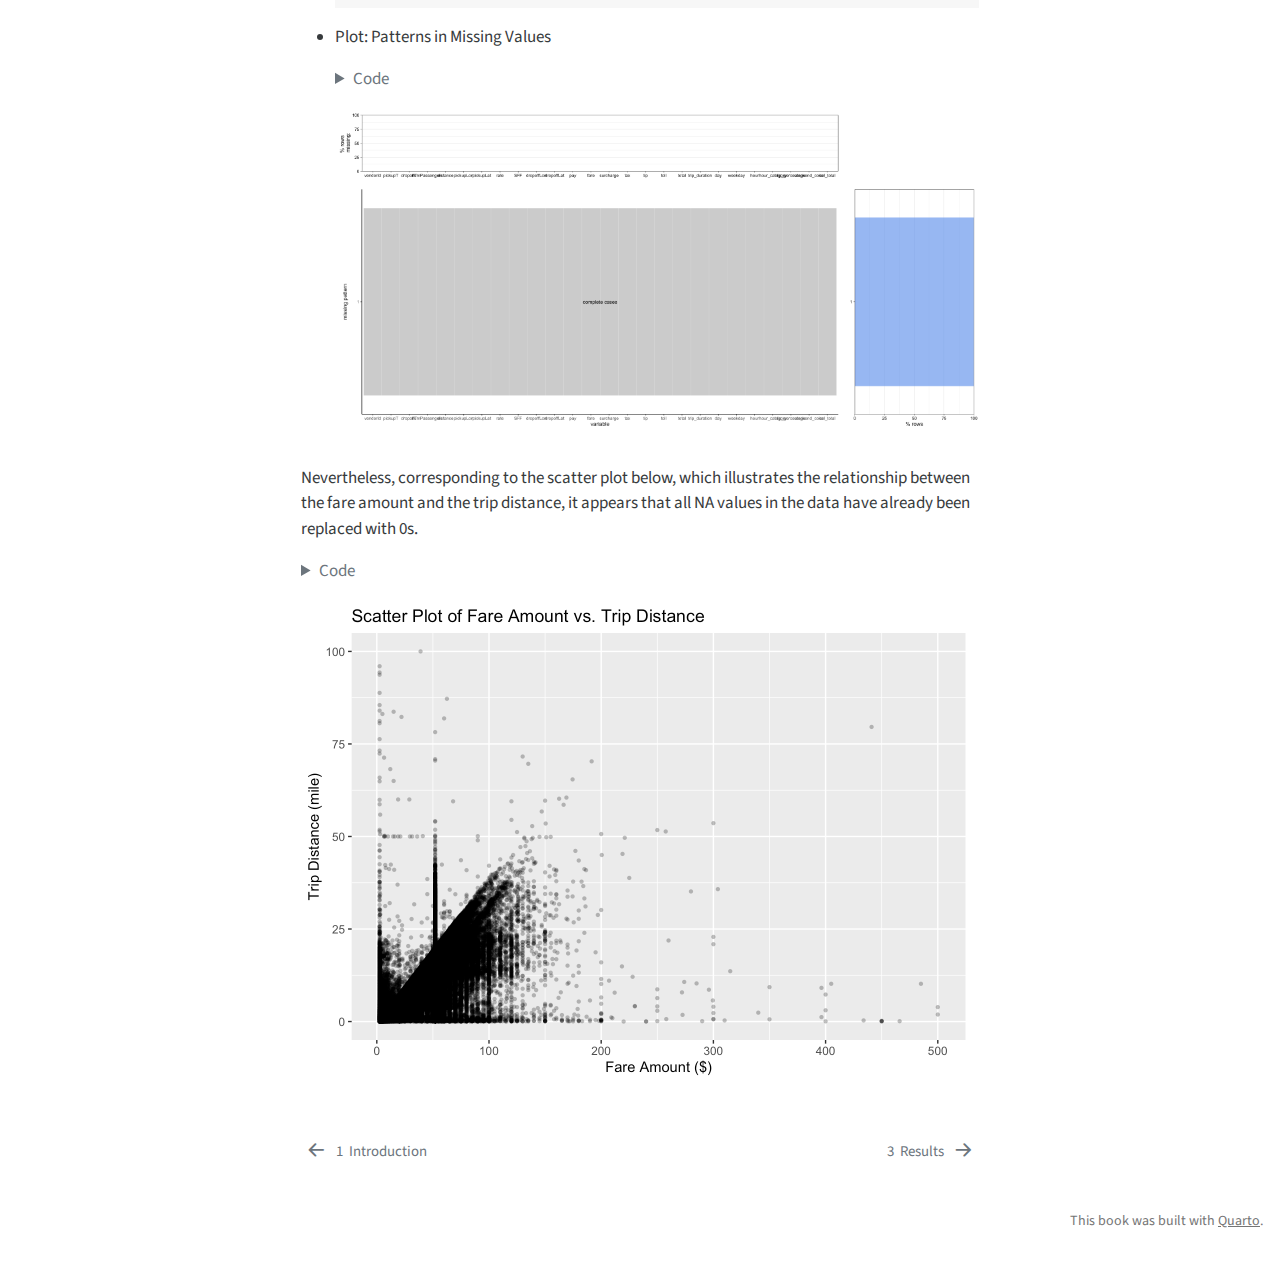
<file: docs/data.html>
<!DOCTYPE html>
<html xmlns="http://www.w3.org/1999/xhtml" lang="en" xml:lang="en"><head>

<meta charset="utf-8">
<meta name="generator" content="quarto-1.3.353">

<meta name="viewport" content="width=device-width, initial-scale=1.0, user-scalable=yes">


<title>NYC Yellow Taxi Trips - 2&nbsp; Data</title>
<style>
code{white-space: pre-wrap;}
span.smallcaps{font-variant: small-caps;}
div.columns{display: flex; gap: min(4vw, 1.5em);}
div.column{flex: auto; overflow-x: auto;}
div.hanging-indent{margin-left: 1.5em; text-indent: -1.5em;}
ul.task-list{list-style: none;}
ul.task-list li input[type="checkbox"] {
  width: 0.8em;
  margin: 0 0.8em 0.2em -1em; /* quarto-specific, see https://github.com/quarto-dev/quarto-cli/issues/4556 */ 
  vertical-align: middle;
}
/* CSS for syntax highlighting */
pre > code.sourceCode { white-space: pre; position: relative; }
pre > code.sourceCode > span { display: inline-block; line-height: 1.25; }
pre > code.sourceCode > span:empty { height: 1.2em; }
.sourceCode { overflow: visible; }
code.sourceCode > span { color: inherit; text-decoration: inherit; }
div.sourceCode { margin: 1em 0; }
pre.sourceCode { margin: 0; }
@media screen {
div.sourceCode { overflow: auto; }
}
@media print {
pre > code.sourceCode { white-space: pre-wrap; }
pre > code.sourceCode > span { text-indent: -5em; padding-left: 5em; }
}
pre.numberSource code
  { counter-reset: source-line 0; }
pre.numberSource code > span
  { position: relative; left: -4em; counter-increment: source-line; }
pre.numberSource code > span > a:first-child::before
  { content: counter(source-line);
    position: relative; left: -1em; text-align: right; vertical-align: baseline;
    border: none; display: inline-block;
    -webkit-touch-callout: none; -webkit-user-select: none;
    -khtml-user-select: none; -moz-user-select: none;
    -ms-user-select: none; user-select: none;
    padding: 0 4px; width: 4em;
  }
pre.numberSource { margin-left: 3em;  padding-left: 4px; }
div.sourceCode
  {   }
@media screen {
pre > code.sourceCode > span > a:first-child::before { text-decoration: underline; }
}
</style>


<script src="site_libs/quarto-nav/quarto-nav.js"></script>
<script src="site_libs/quarto-nav/headroom.min.js"></script>
<script src="site_libs/clipboard/clipboard.min.js"></script>
<script src="site_libs/quarto-search/autocomplete.umd.js"></script>
<script src="site_libs/quarto-search/fuse.min.js"></script>
<script src="site_libs/quarto-search/quarto-search.js"></script>
<meta name="quarto:offset" content="./">
<link href="./results.html" rel="next">
<link href="./index.html" rel="prev">
<script src="site_libs/quarto-html/quarto.js"></script>
<script src="site_libs/quarto-html/popper.min.js"></script>
<script src="site_libs/quarto-html/tippy.umd.min.js"></script>
<script src="site_libs/quarto-html/anchor.min.js"></script>
<link href="site_libs/quarto-html/tippy.css" rel="stylesheet">
<link href="site_libs/quarto-html/quarto-syntax-highlighting.css" rel="stylesheet" id="quarto-text-highlighting-styles">
<script src="site_libs/bootstrap/bootstrap.min.js"></script>
<link href="site_libs/bootstrap/bootstrap-icons.css" rel="stylesheet">
<link href="site_libs/bootstrap/bootstrap.min.css" rel="stylesheet" id="quarto-bootstrap" data-mode="light">
<script id="quarto-search-options" type="application/json">{
  "location": "sidebar",
  "copy-button": false,
  "collapse-after": 3,
  "panel-placement": "start",
  "type": "textbox",
  "limit": 20,
  "language": {
    "search-no-results-text": "No results",
    "search-matching-documents-text": "matching documents",
    "search-copy-link-title": "Copy link to search",
    "search-hide-matches-text": "Hide additional matches",
    "search-more-match-text": "more match in this document",
    "search-more-matches-text": "more matches in this document",
    "search-clear-button-title": "Clear",
    "search-detached-cancel-button-title": "Cancel",
    "search-submit-button-title": "Submit"
  }
}</script>


</head>

<body class="nav-sidebar floating">

<div id="quarto-search-results"></div>
  <header id="quarto-header" class="headroom fixed-top">
  <nav class="quarto-secondary-nav">
    <div class="container-fluid d-flex">
      <button type="button" class="quarto-btn-toggle btn" data-bs-toggle="collapse" data-bs-target="#quarto-sidebar,#quarto-sidebar-glass" aria-controls="quarto-sidebar" aria-expanded="false" aria-label="Toggle sidebar navigation" onclick="if (window.quartoToggleHeadroom) { window.quartoToggleHeadroom(); }">
        <i class="bi bi-layout-text-sidebar-reverse"></i>
      </button>
      <nav class="quarto-page-breadcrumbs" aria-label="breadcrumb"><ol class="breadcrumb"><li class="breadcrumb-item"><a href="./data.html"><span class="chapter-number">2</span>&nbsp; <span class="chapter-title">Data</span></a></li></ol></nav>
      <a class="flex-grow-1" role="button" data-bs-toggle="collapse" data-bs-target="#quarto-sidebar,#quarto-sidebar-glass" aria-controls="quarto-sidebar" aria-expanded="false" aria-label="Toggle sidebar navigation" onclick="if (window.quartoToggleHeadroom) { window.quartoToggleHeadroom(); }">      
      </a>
      <button type="button" class="btn quarto-search-button" aria-label="Search" onclick="window.quartoOpenSearch();">
        <i class="bi bi-search"></i>
      </button>
    </div>
  </nav>
</header>
<!-- content -->
<div id="quarto-content" class="quarto-container page-columns page-rows-contents page-layout-article">
<!-- sidebar -->
  <nav id="quarto-sidebar" class="sidebar collapse collapse-horizontal sidebar-navigation floating overflow-auto">
    <div class="pt-lg-2 mt-2 text-left sidebar-header">
    <div class="sidebar-title mb-0 py-0">
      <a href="./">NYC Yellow Taxi Trips</a> 
        <div class="sidebar-tools-main">
    <a href="https://github.com/dreamsandroads/NYCTaxiTrip" title="Source Code" class="quarto-navigation-tool px-1" aria-label="Source Code"><i class="bi bi-github"></i></a>
</div>
    </div>
      </div>
        <div class="mt-2 flex-shrink-0 align-items-center">
        <div class="sidebar-search">
        <div id="quarto-search" class="" title="Search"></div>
        </div>
        </div>
    <div class="sidebar-menu-container"> 
    <ul class="list-unstyled mt-1">
        <li class="sidebar-item">
  <div class="sidebar-item-container"> 
  <a href="./index.html" class="sidebar-item-text sidebar-link">
 <span class="menu-text"><span class="chapter-number">1</span>&nbsp; <span class="chapter-title">Introduction</span></span></a>
  </div>
</li>
        <li class="sidebar-item">
  <div class="sidebar-item-container"> 
  <a href="./data.html" class="sidebar-item-text sidebar-link active">
 <span class="menu-text"><span class="chapter-number">2</span>&nbsp; <span class="chapter-title">Data</span></span></a>
  </div>
</li>
        <li class="sidebar-item">
  <div class="sidebar-item-container"> 
  <a href="./results.html" class="sidebar-item-text sidebar-link">
 <span class="menu-text"><span class="chapter-number">3</span>&nbsp; <span class="chapter-title">Results</span></span></a>
  </div>
</li>
        <li class="sidebar-item">
  <div class="sidebar-item-container"> 
  <a href="./d3graph.html" class="sidebar-item-text sidebar-link">
 <span class="menu-text"><span class="chapter-number">4</span>&nbsp; <span class="chapter-title">Interactive Graph</span></span></a>
  </div>
</li>
        <li class="sidebar-item">
  <div class="sidebar-item-container"> 
  <a href="./conclusion.html" class="sidebar-item-text sidebar-link">
 <span class="menu-text"><span class="chapter-number">5</span>&nbsp; <span class="chapter-title">Conclusion</span></span></a>
  </div>
</li>
    </ul>
    </div>
</nav>
<div id="quarto-sidebar-glass" data-bs-toggle="collapse" data-bs-target="#quarto-sidebar,#quarto-sidebar-glass"></div>
<!-- margin-sidebar -->
    <div id="quarto-margin-sidebar" class="sidebar margin-sidebar">
        <nav id="TOC" role="doc-toc" class="toc-active">
    <h2 id="toc-title">Table of contents</h2>
   
  <ul>
  <li><a href="#technical-description" id="toc-technical-description" class="nav-link active" data-scroll-target="#technical-description"><span class="header-section-number">2.1</span> Technical Description</a></li>
  <li><a href="#data-manipulation" id="toc-data-manipulation" class="nav-link" data-scroll-target="#data-manipulation"><span class="header-section-number">2.2</span> Data Manipulation</a>
  <ul class="collapse">
  <li><a href="#data-wrangling" id="toc-data-wrangling" class="nav-link" data-scroll-target="#data-wrangling"><span class="header-section-number">2.2.1</span> Data Wrangling</a></li>
  <li><a href="#data-cleaning" id="toc-data-cleaning" class="nav-link" data-scroll-target="#data-cleaning"><span class="header-section-number">2.2.2</span> Data Cleaning</a></li>
  </ul></li>
  <li><a href="#research-plan" id="toc-research-plan" class="nav-link" data-scroll-target="#research-plan"><span class="header-section-number">2.3</span> Research Plan</a></li>
  <li><a href="#missing-value-analysis" id="toc-missing-value-analysis" class="nav-link" data-scroll-target="#missing-value-analysis"><span class="header-section-number">2.4</span> Missing Value Analysis</a></li>
  </ul>
<div class="toc-actions"><div><i class="bi bi-github"></i></div><div class="action-links"><p><a href="https://github.com/dreamsandroads/NYCTaxiTrip/edit/main/data.qmd" class="toc-action">Edit this page</a></p><p><a href="https://github.com/dreamsandroads/NYCTaxiTrip/issues/new" class="toc-action">Report an issue</a></p></div></div></nav>
    </div>
<!-- main -->
<main class="content" id="quarto-document-content">

<header id="title-block-header" class="quarto-title-block default">
<div class="quarto-title">
<h1 class="title"><span class="chapter-number">2</span>&nbsp; <span class="chapter-title">Data</span></h1>
</div>



<div class="quarto-title-meta">

    
  
    
  </div>
  

</header>

<section id="technical-description" class="level2" data-number="2.1">
<h2 data-number="2.1" class="anchored" data-anchor-id="technical-description"><span class="header-section-number">2.1</span> Technical Description</h2>
<p>The original dataset, which describes all yellow taxi trips completed in 2014 in NYC, was downloaded on the NYC OpenData website (<a href="https://data.cityofnewyork.us/Transportation/2014-Yellow-Taxi-Trip-Data/gkne-dk5s">link to dataset</a>). The data was collected and provided to the NYC Taxi and Limousine Commission (TLC) by technology providers authorized under the Taxicab Passenger Enhancement Program (TPEP). Thus, the trip data was not created by the TLC, and as explained on the agency website (<a href="https://www.nyc.gov/site/tlc/about/tlc-trip-record-data.page">TLC website</a>), the TLC company cannot confirm the accuracy or completeness of these data. As a result, the data may differ from the total number of trips dispatched by all TLC-licensed bases in 2014.</p>
<p>The data was created on 06/03/2015, the data was last updated on 02/10/2016, and the metadata was last updated on 05/09/2022. The data is valuable for historical purposes, so its update frequency is set to <em>Historical Data</em>. The downloaded dataset is a .csv file containing 165 million rows and 19 columns. Each row corresponds to a yellow taxi trip completed in 2014 in NYC and is described by 19 attributes, including the vendor type, the pickup/dropoff time and geographic coordinates, the number of passengers, the trip distance, the fare amount, the tip amount, and others.</p>
<p>Given the substantial size of the dataset and our initial motivations, we chose to select a reduced sample of the data. From the NYC OpenData website, we only exported the taxi trips of November 2014, as we are interested in how special events like Thanksgiving and the NYC Marathon impact the trends. Moreover, the <code>payment_type</code> attribute that indicates how the passenger paid for the trip has six different levels: (1) Credit card, (2) cash, (3) no charge, (4) dispute, (5) unknown, and (6) voided trip. The data reveals that the first and second categories (credit card and cash) represent 92% of all taxi trips. Therefore, we chose to focus our analysis on observations with the payment type of credit card and cash. The resulting dataset has around 12 million observations.</p>
</section>
<section id="data-manipulation" class="level2" data-number="2.2">
<h2 data-number="2.2" class="anchored" data-anchor-id="data-manipulation"><span class="header-section-number">2.2</span> Data Manipulation</h2>
<section id="data-wrangling" class="level3" data-number="2.2.1">
<h3 data-number="2.2.1" class="anchored" data-anchor-id="data-wrangling"><span class="header-section-number">2.2.1</span> Data Wrangling</h3>
<p>We decided to create new variables to address our objectives.</p>
<ul>
<li><p>Creating <code>trip_duration</code> (in minutes)</p>
<div class="cell">
<details>
<summary>Code</summary>
<div class="sourceCode cell-code" id="cb1"><pre class="sourceCode r code-with-copy"><code class="sourceCode r"><span id="cb1-1"><a href="#cb1-1" aria-hidden="true" tabindex="-1"></a>taxi<span class="sc">$</span>trip_duration <span class="ot">&lt;-</span> <span class="fu">as.numeric</span>(<span class="fu">difftime</span>(taxi<span class="sc">$</span>dropoff_datetime, </span>
<span id="cb1-2"><a href="#cb1-2" aria-hidden="true" tabindex="-1"></a>                                        taxi<span class="sc">$</span>pickup_datetime, <span class="at">units=</span><span class="st">"mins"</span>))</span></code><button title="Copy to Clipboard" class="code-copy-button"><i class="bi"></i></button></pre></div>
</details>
</div></li>
<li><p>Creating <code>day</code>, <code>weekday</code>, and <code>hour</code> (based on pick-up time)</p>
<div class="cell">
<details>
<summary>Code</summary>
<div class="sourceCode cell-code" id="cb2"><pre class="sourceCode r code-with-copy"><code class="sourceCode r"><span id="cb2-1"><a href="#cb2-1" aria-hidden="true" tabindex="-1"></a><span class="co"># day: 1, 2, ..., 30</span></span>
<span id="cb2-2"><a href="#cb2-2" aria-hidden="true" tabindex="-1"></a><span class="co"># weekday: Monday, Tuesday, ..., Sunday</span></span>
<span id="cb2-3"><a href="#cb2-3" aria-hidden="true" tabindex="-1"></a><span class="co"># hour: 0, ..., 23</span></span>
<span id="cb2-4"><a href="#cb2-4" aria-hidden="true" tabindex="-1"></a></span>
<span id="cb2-5"><a href="#cb2-5" aria-hidden="true" tabindex="-1"></a>taxi<span class="sc">$</span>day <span class="ot">&lt;-</span> <span class="fu">day</span>(taxi<span class="sc">$</span>pickup_datetime)</span>
<span id="cb2-6"><a href="#cb2-6" aria-hidden="true" tabindex="-1"></a>taxi<span class="sc">$</span>weekday <span class="ot">&lt;-</span> <span class="fu">weekdays</span>(taxi<span class="sc">$</span>pickup_datetime)</span>
<span id="cb2-7"><a href="#cb2-7" aria-hidden="true" tabindex="-1"></a>taxi<span class="sc">$</span>hour <span class="ot">&lt;-</span> <span class="fu">hour</span>(taxi<span class="sc">$</span>pickup_datetime)</span></code><button title="Copy to Clipboard" class="code-copy-button"><i class="bi"></i></button></pre></div>
</details>
</div></li>
<li><p>Creating <code>hour_category</code>: Period of the Day (categorical variable)</p>
<table class="table">
<thead>
<tr class="header">
<th>Category</th>
<th style="text-align: center;">Hour</th>
</tr>
</thead>
<tbody>
<tr class="odd">
<td>Early Morning</td>
<td style="text-align: center;">04:00 AM - 06:59 AM</td>
</tr>
<tr class="even">
<td>Morning</td>
<td style="text-align: center;">07:00 AM - 10:59 AM</td>
</tr>
<tr class="odd">
<td>Noon</td>
<td style="text-align: center;">11:00 AM - 01:59 PM</td>
</tr>
<tr class="even">
<td>Afternoon</td>
<td style="text-align: center;">02:00 PM - 05:59 PM</td>
</tr>
<tr class="odd">
<td>Evening</td>
<td style="text-align: center;">06:00 PM - 10:59 PM</td>
</tr>
<tr class="even">
<td>Midnight</td>
<td style="text-align: center;">11:00 PM - 03:59 AM</td>
</tr>
</tbody>
</table>
<div class="cell">
<details>
<summary>Code</summary>
<div class="sourceCode cell-code" id="cb3"><pre class="sourceCode r code-with-copy"><code class="sourceCode r"><span id="cb3-1"><a href="#cb3-1" aria-hidden="true" tabindex="-1"></a>taxi <span class="ot">&lt;-</span> taxi  <span class="sc">|&gt;</span> </span>
<span id="cb3-2"><a href="#cb3-2" aria-hidden="true" tabindex="-1"></a><span class="fu">mutate</span>(<span class="at">hour_category =</span> <span class="fu">case_when</span>(</span>
<span id="cb3-3"><a href="#cb3-3" aria-hidden="true" tabindex="-1"></a>    <span class="fu">between</span>(hour,<span class="dv">4</span>,<span class="dv">6</span>) <span class="sc">~</span> <span class="st">'early morning'</span>,</span>
<span id="cb3-4"><a href="#cb3-4" aria-hidden="true" tabindex="-1"></a>    <span class="fu">between</span>(hour,<span class="dv">7</span>,<span class="dv">10</span>) <span class="sc">~</span><span class="st">'morning'</span>,</span>
<span id="cb3-5"><a href="#cb3-5" aria-hidden="true" tabindex="-1"></a>    <span class="fu">between</span>(hour,<span class="dv">11</span>,<span class="dv">13</span>) <span class="sc">~</span><span class="st">'noon'</span>,</span>
<span id="cb3-6"><a href="#cb3-6" aria-hidden="true" tabindex="-1"></a>    <span class="fu">between</span>(hour,<span class="dv">14</span>,<span class="dv">17</span>) <span class="sc">~</span><span class="st">'afternoon'</span>,</span>
<span id="cb3-7"><a href="#cb3-7" aria-hidden="true" tabindex="-1"></a>    <span class="fu">between</span>(hour,<span class="dv">18</span>,<span class="dv">22</span>) <span class="sc">~</span><span class="st">'evening'</span>,</span>
<span id="cb3-8"><a href="#cb3-8" aria-hidden="true" tabindex="-1"></a>    <span class="cn">TRUE</span> <span class="sc">~</span> <span class="st">'midnight'</span>))</span></code><button title="Copy to Clipboard" class="code-copy-button"><i class="bi"></i></button></pre></div>
</details>
</div></li>
<li><p>Creating <code>tip_percentage</code>: Tip Percentage</p>
<div class="cell">
<details>
<summary>Code</summary>
<div class="sourceCode cell-code" id="cb4"><pre class="sourceCode r code-with-copy"><code class="sourceCode r"><span id="cb4-1"><a href="#cb4-1" aria-hidden="true" tabindex="-1"></a>taxi<span class="sc">$</span>tip_percentage <span class="ot">&lt;-</span> taxi<span class="sc">$</span>tip_amount <span class="sc">/</span> taxi<span class="sc">$</span>total_amount</span></code><button title="Copy to Clipboard" class="code-copy-button"><i class="bi"></i></button></pre></div>
</details>
</div></li>
<li><p>Creating <code>weekend_color</code>: Type of Day (weekday vs.&nbsp;weekend)</p>
<div class="cell">
<details>
<summary>Code</summary>
<div class="sourceCode cell-code" id="cb5"><pre class="sourceCode r code-with-copy"><code class="sourceCode r"><span id="cb5-1"><a href="#cb5-1" aria-hidden="true" tabindex="-1"></a><span class="co"># Identify Sundays and Saturdays</span></span>
<span id="cb5-2"><a href="#cb5-2" aria-hidden="true" tabindex="-1"></a>taxi<span class="sc">$</span>weekend_color <span class="ot">&lt;-</span> <span class="fu">ifelse</span>(taxi<span class="sc">$</span>weekday <span class="sc">%in%</span> <span class="fu">c</span>(<span class="st">"Saturday"</span>, <span class="st">"Sunday"</span>), </span>
<span id="cb5-3"><a href="#cb5-3" aria-hidden="true" tabindex="-1"></a>                           <span class="st">"Weekend"</span>, <span class="st">"Weekday"</span>)</span></code><button title="Copy to Clipboard" class="code-copy-button"><i class="bi"></i></button></pre></div>
</details>
</div></li>
</ul>
</section>
<section id="data-cleaning" class="level3" data-number="2.2.2">
<h3 data-number="2.2.2" class="anchored" data-anchor-id="data-cleaning"><span class="header-section-number">2.2.2</span> Data Cleaning</h3>
<p>After some preliminary analysis, we noticed some issues with the data.</p>
<ul>
<li><p>Incorrect Pick-up/Drop-off Times</p>
<p>We identified trips with incoherent pickup and dropoff datetimes, where either the two datetimes are the same or the pickup datetime is later than the dropoff datetime. Subsequently, we removed those rows.</p>
<div class="cell">
<details>
<summary>Code</summary>
<div class="sourceCode cell-code" id="cb6"><pre class="sourceCode r code-with-copy"><code class="sourceCode r"><span id="cb6-1"><a href="#cb6-1" aria-hidden="true" tabindex="-1"></a><span class="fu">cat</span>(<span class="st">"Removed:"</span>, <span class="fu">nrow</span>(taxi[taxi<span class="sc">$</span>pickup_datetime <span class="sc">&gt;=</span> taxi<span class="sc">$</span>dropoff_datetime]))</span></code><button title="Copy to Clipboard" class="code-copy-button"><i class="bi"></i></button></pre></div>
</details>
<div class="cell-output cell-output-stdout">
<pre><code>Removed: 45474</code></pre>
</div>
<details>
<summary>Code</summary>
<div class="sourceCode cell-code" id="cb8"><pre class="sourceCode r code-with-copy"><code class="sourceCode r"><span id="cb8-1"><a href="#cb8-1" aria-hidden="true" tabindex="-1"></a>taxi <span class="ot">&lt;-</span> <span class="fu">filter</span>(taxi, pickup_datetime <span class="sc">&lt;=</span> dropoff_datetime)</span></code><button title="Copy to Clipboard" class="code-copy-button"><i class="bi"></i></button></pre></div>
</details>
</div></li>
<li><p>Incorrect NYC Border’s Longitudes/Latitudes</p>
<p>Observations with incorrect geographic locations, falling outside the specified longitudes and latitudes of the NYC border, were removed.</p>
<div class="cell">
<details>
<summary>Code</summary>
<div class="sourceCode cell-code" id="cb9"><pre class="sourceCode r code-with-copy"><code class="sourceCode r"><span id="cb9-1"><a href="#cb9-1" aria-hidden="true" tabindex="-1"></a><span class="co"># Used the NYC border's longitudes and latitudes</span></span>
<span id="cb9-2"><a href="#cb9-2" aria-hidden="true" tabindex="-1"></a><span class="co"># Latitude     40.92 &lt;= x &lt;= 40.92</span></span>
<span id="cb9-3"><a href="#cb9-3" aria-hidden="true" tabindex="-1"></a><span class="co"># Longitude   -74.27 &lt;= y &lt;= -73.68 </span></span>
<span id="cb9-4"><a href="#cb9-4" aria-hidden="true" tabindex="-1"></a></span>
<span id="cb9-5"><a href="#cb9-5" aria-hidden="true" tabindex="-1"></a><span class="fu">cat</span>(<span class="st">"Removed:"</span>, <span class="fu">nrow</span>(taxi[taxi<span class="sc">$</span>pickup_latitude <span class="sc">&gt;</span> <span class="fl">40.92</span> <span class="sc">|</span> </span>
<span id="cb9-6"><a href="#cb9-6" aria-hidden="true" tabindex="-1"></a>              taxi<span class="sc">$</span>pickup_latitude <span class="sc">&lt;</span> <span class="fl">40.49</span> <span class="sc">|</span> </span>
<span id="cb9-7"><a href="#cb9-7" aria-hidden="true" tabindex="-1"></a>              taxi<span class="sc">$</span>dropoff_latitude <span class="sc">&gt;</span> <span class="fl">40.92</span> <span class="sc">|</span> </span>
<span id="cb9-8"><a href="#cb9-8" aria-hidden="true" tabindex="-1"></a>              taxi<span class="sc">$</span>dropoff_latitude <span class="sc">&lt;</span> <span class="fl">40.49</span> <span class="sc">|</span> </span>
<span id="cb9-9"><a href="#cb9-9" aria-hidden="true" tabindex="-1"></a>              taxi<span class="sc">$</span>pickup_longitude <span class="sc">&gt;</span> <span class="sc">-</span><span class="fl">73.68</span> <span class="sc">|</span> </span>
<span id="cb9-10"><a href="#cb9-10" aria-hidden="true" tabindex="-1"></a>              taxi<span class="sc">$</span>pickup_longitude <span class="sc">&lt;</span> <span class="sc">-</span><span class="fl">74.27</span> <span class="sc">|</span></span>
<span id="cb9-11"><a href="#cb9-11" aria-hidden="true" tabindex="-1"></a>              taxi<span class="sc">$</span>dropoff_longitude <span class="sc">&gt;</span> <span class="sc">-</span><span class="fl">73.68</span> <span class="sc">|</span> </span>
<span id="cb9-12"><a href="#cb9-12" aria-hidden="true" tabindex="-1"></a>              taxi<span class="sc">$</span>dropoff_longitude <span class="sc">&lt;</span> <span class="sc">-</span><span class="fl">74.27</span>]))</span></code><button title="Copy to Clipboard" class="code-copy-button"><i class="bi"></i></button></pre></div>
</details>
<div class="cell-output cell-output-stdout">
<pre><code>Removed: 254964</code></pre>
</div>
<details>
<summary>Code</summary>
<div class="sourceCode cell-code" id="cb11"><pre class="sourceCode r code-with-copy"><code class="sourceCode r"><span id="cb11-1"><a href="#cb11-1" aria-hidden="true" tabindex="-1"></a>taxi <span class="ot">&lt;-</span> <span class="fu">filter</span>(taxi, pickup_latitude <span class="sc">&lt;=</span> <span class="fl">40.92</span> <span class="sc">&amp;</span> </span>
<span id="cb11-2"><a href="#cb11-2" aria-hidden="true" tabindex="-1"></a>               pickup_latitude <span class="sc">&gt;=</span> <span class="fl">40.49</span> <span class="sc">&amp;</span> </span>
<span id="cb11-3"><a href="#cb11-3" aria-hidden="true" tabindex="-1"></a>               dropoff_latitude <span class="sc">&lt;=</span> <span class="fl">40.92</span> <span class="sc">&amp;</span> </span>
<span id="cb11-4"><a href="#cb11-4" aria-hidden="true" tabindex="-1"></a>               dropoff_latitude <span class="sc">&gt;=</span> <span class="fl">40.49</span> <span class="sc">&amp;</span> </span>
<span id="cb11-5"><a href="#cb11-5" aria-hidden="true" tabindex="-1"></a>               pickup_longitude <span class="sc">&lt;=</span> <span class="sc">-</span><span class="fl">73.68</span> <span class="sc">&amp;</span> </span>
<span id="cb11-6"><a href="#cb11-6" aria-hidden="true" tabindex="-1"></a>               pickup_longitude <span class="sc">&gt;=</span> <span class="sc">-</span><span class="fl">74.27</span> <span class="sc">&amp;</span> </span>
<span id="cb11-7"><a href="#cb11-7" aria-hidden="true" tabindex="-1"></a>               dropoff_longitude <span class="sc">&lt;=</span> <span class="sc">-</span><span class="fl">73.68</span> <span class="sc">&amp;</span> </span>
<span id="cb11-8"><a href="#cb11-8" aria-hidden="true" tabindex="-1"></a>               dropoff_longitude <span class="sc">&gt;=</span> <span class="sc">-</span><span class="fl">74.27</span>)</span></code><button title="Copy to Clipboard" class="code-copy-button"><i class="bi"></i></button></pre></div>
</details>
</div></li>
<li><p>Zero-distance Rides (drop-off location could not be tracked, the trip was cancelled, etc.)</p>
<p>We noticed that there are some zero-distance rides. For our analysis, we decided to remove those rows.</p>
<div class="cell">
<details>
<summary>Code</summary>
<div class="sourceCode cell-code" id="cb12"><pre class="sourceCode r code-with-copy"><code class="sourceCode r"><span id="cb12-1"><a href="#cb12-1" aria-hidden="true" tabindex="-1"></a><span class="fu">cat</span>(<span class="st">"Removed:"</span>, <span class="fu">nrow</span>(taxi[taxi<span class="sc">$</span>trip_distance <span class="sc">==</span> <span class="dv">0</span>]))</span></code><button title="Copy to Clipboard" class="code-copy-button"><i class="bi"></i></button></pre></div>
</details>
<div class="cell-output cell-output-stdout">
<pre><code>Removed: 39426</code></pre>
</div>
<details>
<summary>Code</summary>
<div class="sourceCode cell-code" id="cb14"><pre class="sourceCode r code-with-copy"><code class="sourceCode r"><span id="cb14-1"><a href="#cb14-1" aria-hidden="true" tabindex="-1"></a>taxi <span class="ot">&lt;-</span> <span class="fu">filter</span>(taxi, trip_distance <span class="sc">!=</span> <span class="dv">0</span>)</span></code><button title="Copy to Clipboard" class="code-copy-button"><i class="bi"></i></button></pre></div>
</details>
</div></li>
<li><p>Rides with 0 Passenger</p>
<p>We observed trips involving 0 passengers and chose to remove those rows as well.</p>
<div class="cell">
<details>
<summary>Code</summary>
<div class="sourceCode cell-code" id="cb15"><pre class="sourceCode r code-with-copy"><code class="sourceCode r"><span id="cb15-1"><a href="#cb15-1" aria-hidden="true" tabindex="-1"></a><span class="fu">cat</span>(<span class="st">"Removed:"</span>, <span class="fu">nrow</span>(taxi[taxi<span class="sc">$</span>passenger_count <span class="sc">==</span> <span class="dv">0</span>]))</span></code><button title="Copy to Clipboard" class="code-copy-button"><i class="bi"></i></button></pre></div>
</details>
<div class="cell-output cell-output-stdout">
<pre><code>Removed: 1302</code></pre>
</div>
<details>
<summary>Code</summary>
<div class="sourceCode cell-code" id="cb17"><pre class="sourceCode r code-with-copy"><code class="sourceCode r"><span id="cb17-1"><a href="#cb17-1" aria-hidden="true" tabindex="-1"></a>taxi <span class="ot">&lt;-</span> <span class="fu">filter</span>(taxi, passenger_count <span class="sc">!=</span> <span class="dv">0</span>)</span></code><button title="Copy to Clipboard" class="code-copy-button"><i class="bi"></i></button></pre></div>
</details>
</div></li>
<li><p>Rides with Abnormal Total Amounts</p>
<p>We removed observations where the <code>total_amount</code> is not equal to the sum of <code>fare_amount</code>, <code>surcharge</code>, <code>mta_tax</code>, <code>tip_amount</code>, and <code>tolls_amount</code>.</p>
<div class="cell">
<details>
<summary>Code</summary>
<div class="sourceCode cell-code" id="cb18"><pre class="sourceCode r code-with-copy"><code class="sourceCode r"><span id="cb18-1"><a href="#cb18-1" aria-hidden="true" tabindex="-1"></a><span class="do">## R Issue with dplyr::filter: It cannot recognized all doubles.</span></span>
<span id="cb18-2"><a href="#cb18-2" aria-hidden="true" tabindex="-1"></a><span class="co"># https://github.com/tidyverse/dplyr/issues/3031</span></span>
<span id="cb18-3"><a href="#cb18-3" aria-hidden="true" tabindex="-1"></a><span class="co"># https://cran.r-project.org/doc/FAQ/R-FAQ.html#Why-doesn_0027t-R-think-these-numbers-are-equal_003f</span></span>
<span id="cb18-4"><a href="#cb18-4" aria-hidden="true" tabindex="-1"></a><span class="co"># Look at 7.31 freq question</span></span>
<span id="cb18-5"><a href="#cb18-5" aria-hidden="true" tabindex="-1"></a></span>
<span id="cb18-6"><a href="#cb18-6" aria-hidden="true" tabindex="-1"></a><span class="do">## Solution: Convert numeric to character </span></span>
<span id="cb18-7"><a href="#cb18-7" aria-hidden="true" tabindex="-1"></a><span class="do">##           (then convert back to numeric after comparing and filtering)</span></span>
<span id="cb18-8"><a href="#cb18-8" aria-hidden="true" tabindex="-1"></a>taxi_removed <span class="ot">&lt;-</span> taxi <span class="sc">|&gt;</span> </span>
<span id="cb18-9"><a href="#cb18-9" aria-hidden="true" tabindex="-1"></a><span class="fu">mutate</span>(<span class="at">cal_total =</span> fare_amount <span class="sc">+</span> surcharge <span class="sc">+</span> mta_tax <span class="sc">+</span> </span>
<span id="cb18-10"><a href="#cb18-10" aria-hidden="true" tabindex="-1"></a>                   tip_amount <span class="sc">+</span> tolls_amount) <span class="sc">|&gt;</span> </span>
<span id="cb18-11"><a href="#cb18-11" aria-hidden="true" tabindex="-1"></a><span class="fu">mutate</span>(<span class="at">cal_total =</span> <span class="fu">as.character</span>(cal_total)) <span class="sc">|&gt;</span> </span>
<span id="cb18-12"><a href="#cb18-12" aria-hidden="true" tabindex="-1"></a><span class="fu">mutate</span>(<span class="at">total_amount =</span> <span class="fu">as.character</span>(total_amount)) <span class="sc">|&gt;</span> </span>
<span id="cb18-13"><a href="#cb18-13" aria-hidden="true" tabindex="-1"></a><span class="fu">filter</span>(cal_total <span class="sc">!=</span> total_amount)</span>
<span id="cb18-14"><a href="#cb18-14" aria-hidden="true" tabindex="-1"></a></span>
<span id="cb18-15"><a href="#cb18-15" aria-hidden="true" tabindex="-1"></a><span class="fu">cat</span>(<span class="st">"Removed:"</span>, <span class="fu">nrow</span>(taxi_removed))</span></code><button title="Copy to Clipboard" class="code-copy-button"><i class="bi"></i></button></pre></div>
</details>
<div class="cell-output cell-output-stdout">
<pre><code>Removed: 868</code></pre>
</div>
<details>
<summary>Code</summary>
<div class="sourceCode cell-code" id="cb20"><pre class="sourceCode r code-with-copy"><code class="sourceCode r"><span id="cb20-1"><a href="#cb20-1" aria-hidden="true" tabindex="-1"></a>taxi <span class="ot">&lt;-</span> taxi <span class="sc">|&gt;</span> </span>
<span id="cb20-2"><a href="#cb20-2" aria-hidden="true" tabindex="-1"></a><span class="fu">mutate</span>(<span class="at">cal_total =</span> fare_amount <span class="sc">+</span> surcharge <span class="sc">+</span> mta_tax <span class="sc">+</span> </span>
<span id="cb20-3"><a href="#cb20-3" aria-hidden="true" tabindex="-1"></a>                   tip_amount <span class="sc">+</span> tolls_amount) <span class="sc">|&gt;</span> </span>
<span id="cb20-4"><a href="#cb20-4" aria-hidden="true" tabindex="-1"></a><span class="fu">mutate</span>(<span class="at">cal_total =</span> <span class="fu">as.character</span>(cal_total)) <span class="sc">|&gt;</span> </span>
<span id="cb20-5"><a href="#cb20-5" aria-hidden="true" tabindex="-1"></a><span class="fu">mutate</span>(<span class="at">total_amount =</span> <span class="fu">as.character</span>(total_amount)) <span class="sc">|&gt;</span> </span>
<span id="cb20-6"><a href="#cb20-6" aria-hidden="true" tabindex="-1"></a><span class="fu">filter</span>(cal_total <span class="sc">==</span> total_amount) <span class="sc">|&gt;</span> </span>
<span id="cb20-7"><a href="#cb20-7" aria-hidden="true" tabindex="-1"></a><span class="fu">mutate</span>(<span class="at">cal_total =</span> <span class="fu">as.numeric</span>(cal_total)) <span class="sc">|&gt;</span> </span>
<span id="cb20-8"><a href="#cb20-8" aria-hidden="true" tabindex="-1"></a><span class="fu">mutate</span>(<span class="at">total_amount =</span> <span class="fu">as.numeric</span>(total_amount))</span></code><button title="Copy to Clipboard" class="code-copy-button"><i class="bi"></i></button></pre></div>
</details>
</div></li>
<li><p>Rides with Abnormal Trip Duration</p>
<p>We removed trips with durations exceeding 1440 minutes (24 hours).</p>
<div class="cell">
<details>
<summary>Code</summary>
<div class="sourceCode cell-code" id="cb21"><pre class="sourceCode r code-with-copy"><code class="sourceCode r"><span id="cb21-1"><a href="#cb21-1" aria-hidden="true" tabindex="-1"></a><span class="fu">cat</span>(<span class="st">"Removed:"</span>, <span class="fu">nrow</span>(taxi <span class="sc">|&gt;</span> </span>
<span id="cb21-2"><a href="#cb21-2" aria-hidden="true" tabindex="-1"></a><span class="fu">select</span>(trip_duration) <span class="sc">|&gt;</span> </span>
<span id="cb21-3"><a href="#cb21-3" aria-hidden="true" tabindex="-1"></a><span class="fu">filter</span>(trip_duration <span class="sc">&gt;</span> <span class="dv">1440</span>)))</span></code><button title="Copy to Clipboard" class="code-copy-button"><i class="bi"></i></button></pre></div>
</details>
<div class="cell-output cell-output-stdout">
<pre><code>Removed: 19</code></pre>
</div>
<details>
<summary>Code</summary>
<div class="sourceCode cell-code" id="cb23"><pre class="sourceCode r code-with-copy"><code class="sourceCode r"><span id="cb23-1"><a href="#cb23-1" aria-hidden="true" tabindex="-1"></a>taxi <span class="ot">&lt;-</span> taxi <span class="sc">|&gt;</span> </span>
<span id="cb23-2"><a href="#cb23-2" aria-hidden="true" tabindex="-1"></a><span class="fu">filter</span>(trip_duration <span class="sc">&lt;</span> <span class="dv">1440</span>)</span></code><button title="Copy to Clipboard" class="code-copy-button"><i class="bi"></i></button></pre></div>
</details>
</div></li>
</ul>
</section>
</section>
<section id="research-plan" class="level2" data-number="2.3">
<h2 data-number="2.3" class="anchored" data-anchor-id="research-plan"><span class="header-section-number">2.3</span> Research Plan</h2>
<p>The 19 attributes contained in the dataset with new variables will help us answer the research questions from the introduction. New variables include:</p>
<ul>
<li><p>trip duration in minutes (using pickup datatime and dropoff datetime columns)</p></li>
<li><p>month, weekdays, hour of the day (using pickup datatime column)</p></li>
<li><p>period of the day (using pickup datetime column)</p></li>
<li><p>fare amount per mile in dollars/mile (using fare amount and trip distance columns)</p></li>
</ul>
<p>We have at our disposal all the taxi trips in 2014 as well as the pickup times in datetime format. Using <code>lubridate</code> package, we are able to retrieve the month, day of the month, weekday, and hour of the pickup/dropoff datetimes. Those new columns are helpful to visualize the trends throughout different time scales. In particular, we may visualize the trend in the number of trips by day in November and identify whether weekends, holidays, or special events like the NYC Marathon may impact the number of trips.</p>
<p>Given the geographic coordinates (longitude and latitude) of pickup and dropoff locations, we are able to map the taxi trips. In particular, we may visualize the most and least busy pickup/dropoff locations on a NYC map. The datetime will also allow us to visualize how holidays and special events may impact the pickup/dropoff location distribution in the city. It would be interesting to visualize the business working hours by mapping the number of pickups/dropoffs between different periods of the day for a given location like the Financial District or World Trade Center Area.</p>
<p>Using the <code>fare_amount</code> attribute, we can visualize the overall trends of the taxi fares across the different periods of the day and days of the week. Comparing the results for holidays and the results for usual days, we can determine whether the fares increase or decrease. It would be interesting to combine this attribute with the trip distance or the trip duration to identify whether there is a correlation between these variables.</p>
<p>Similarly, with the <code>tip_amount</code> column, we can study the tipping trend across different periods of the day and different days of the week. We can check if special events in the month affect the tipping behavior of passengers. Finally, we can compare the average tips for different pickup/dropoff locations using the longitude and latitude variables.</p>
</section>
<section id="missing-value-analysis" class="level2" data-number="2.4">
<h2 data-number="2.4" class="anchored" data-anchor-id="missing-value-analysis"><span class="header-section-number">2.4</span> Missing Value Analysis</h2>
<p>NYC Yellow Taxi Trip 2014 data do not have NA values (missing values).</p>
<ul>
<li><p>Check for total missing values</p>
<div class="cell">
<details>
<summary>Code</summary>
<div class="sourceCode cell-code" id="cb24"><pre class="sourceCode r code-with-copy"><code class="sourceCode r"><span id="cb24-1"><a href="#cb24-1" aria-hidden="true" tabindex="-1"></a><span class="fu">cat</span>(<span class="st">"Count of total missing values: "</span>, <span class="fu">sum</span>(<span class="fu">is.na</span>(taxi))) </span></code><button title="Copy to Clipboard" class="code-copy-button"><i class="bi"></i></button></pre></div>
</details>
<div class="cell-output cell-output-stdout">
<pre><code>Count of total missing values:  0</code></pre>
</div>
</div></li>
<li><p>Check for missing values by columns</p>
<div class="cell">
<details>
<summary>Code</summary>
<div class="sourceCode cell-code" id="cb26"><pre class="sourceCode r code-with-copy"><code class="sourceCode r"><span id="cb26-1"><a href="#cb26-1" aria-hidden="true" tabindex="-1"></a><span class="fu">colSums</span>(<span class="fu">is.na</span>(taxi)) <span class="sc">|&gt;</span> </span>
<span id="cb26-2"><a href="#cb26-2" aria-hidden="true" tabindex="-1"></a><span class="fu">sort</span>(<span class="at">decreasing =</span> <span class="cn">TRUE</span>)</span></code><button title="Copy to Clipboard" class="code-copy-button"><i class="bi"></i></button></pre></div>
</details>
<div class="cell-output cell-output-stdout">
<pre><code>         vendor_id    pickup_datetime   dropoff_datetime    passenger_count 
                 0                  0                  0                  0 
     trip_distance   pickup_longitude    pickup_latitude          rate_code 
                 0                  0                  0                  0 
store_and_fwd_flag  dropoff_longitude   dropoff_latitude       payment_type 
                 0                  0                  0                  0 
       fare_amount          surcharge            mta_tax         tip_amount 
                 0                  0                  0                  0 
      tolls_amount       total_amount      trip_duration                day 
                 0                  0                  0                  0 
           weekday               hour      hour_category     tip_percentage 
                 0                  0                  0                  0 
     weekend_color          cal_total 
                 0                  0 </code></pre>
</div>
</div></li>
<li><p>Plot: Patterns in Missing Values</p>
<div class="cell">
<details>
<summary>Code</summary>
<div class="sourceCode cell-code" id="cb28"><pre class="sourceCode r code-with-copy"><code class="sourceCode r"><span id="cb28-1"><a href="#cb28-1" aria-hidden="true" tabindex="-1"></a>taxi <span class="ot">&lt;-</span> taxi <span class="sc">|&gt;</span>  </span>
<span id="cb28-2"><a href="#cb28-2" aria-hidden="true" tabindex="-1"></a>      <span class="fu">rename</span>(<span class="st">"vendorId"</span> <span class="ot">=</span> <span class="st">"vendor_id"</span>,</span>
<span id="cb28-3"><a href="#cb28-3" aria-hidden="true" tabindex="-1"></a>             <span class="st">"pickupT"</span> <span class="ot">=</span> <span class="st">"pickup_datetime"</span>,</span>
<span id="cb28-4"><a href="#cb28-4" aria-hidden="true" tabindex="-1"></a>             <span class="st">"dropoffT"</span> <span class="ot">=</span> <span class="st">"dropoff_datetime"</span>,</span>
<span id="cb28-5"><a href="#cb28-5" aria-hidden="true" tabindex="-1"></a>             <span class="st">"numPassengers"</span> <span class="ot">=</span> <span class="st">"passenger_count"</span>,</span>
<span id="cb28-6"><a href="#cb28-6" aria-hidden="true" tabindex="-1"></a>             <span class="st">"distance"</span> <span class="ot">=</span> <span class="st">"trip_distance"</span>,</span>
<span id="cb28-7"><a href="#cb28-7" aria-hidden="true" tabindex="-1"></a>             <span class="st">"pickupLon"</span> <span class="ot">=</span> <span class="st">"pickup_longitude"</span>,</span>
<span id="cb28-8"><a href="#cb28-8" aria-hidden="true" tabindex="-1"></a>             <span class="st">"pickupLat"</span> <span class="ot">=</span> <span class="st">"pickup_latitude"</span>,</span>
<span id="cb28-9"><a href="#cb28-9" aria-hidden="true" tabindex="-1"></a>             <span class="st">"rate"</span> <span class="ot">=</span> <span class="st">"rate_code"</span>,</span>
<span id="cb28-10"><a href="#cb28-10" aria-hidden="true" tabindex="-1"></a>             <span class="st">"SFF"</span> <span class="ot">=</span> <span class="st">"store_and_fwd_flag"</span>,</span>
<span id="cb28-11"><a href="#cb28-11" aria-hidden="true" tabindex="-1"></a>             <span class="st">"dropoffLon"</span> <span class="ot">=</span> <span class="st">"dropoff_longitude"</span>,</span>
<span id="cb28-12"><a href="#cb28-12" aria-hidden="true" tabindex="-1"></a>             <span class="st">"dropoffLat"</span> <span class="ot">=</span> <span class="st">"dropoff_latitude"</span>,</span>
<span id="cb28-13"><a href="#cb28-13" aria-hidden="true" tabindex="-1"></a>             <span class="st">"pay"</span> <span class="ot">=</span> <span class="st">"payment_type"</span>,</span>
<span id="cb28-14"><a href="#cb28-14" aria-hidden="true" tabindex="-1"></a>             <span class="st">"fare"</span> <span class="ot">=</span> <span class="st">"fare_amount"</span>,</span>
<span id="cb28-15"><a href="#cb28-15" aria-hidden="true" tabindex="-1"></a>             <span class="st">"surcharge"</span> <span class="ot">=</span> <span class="st">"surcharge"</span>,</span>
<span id="cb28-16"><a href="#cb28-16" aria-hidden="true" tabindex="-1"></a>             <span class="st">"tax"</span> <span class="ot">=</span> <span class="st">"mta_tax"</span>,</span>
<span id="cb28-17"><a href="#cb28-17" aria-hidden="true" tabindex="-1"></a>             <span class="st">"tip"</span> <span class="ot">=</span> <span class="st">"tip_amount"</span>,</span>
<span id="cb28-18"><a href="#cb28-18" aria-hidden="true" tabindex="-1"></a>             <span class="st">"toll"</span> <span class="ot">=</span> <span class="st">"tolls_amount"</span>,</span>
<span id="cb28-19"><a href="#cb28-19" aria-hidden="true" tabindex="-1"></a>             <span class="st">"total"</span> <span class="ot">=</span> <span class="st">"total_amount"</span>)</span>
<span id="cb28-20"><a href="#cb28-20" aria-hidden="true" tabindex="-1"></a></span>
<span id="cb28-21"><a href="#cb28-21" aria-hidden="true" tabindex="-1"></a><span class="fu">plot_missing</span>(taxi, <span class="at">percent =</span> <span class="cn">TRUE</span>)</span></code><button title="Copy to Clipboard" class="code-copy-button"><i class="bi"></i></button></pre></div>
</details>
<div class="cell-output-display">
<p><img src="data_files/figure-html/unnamed-chunk-16-1.png" class="img-fluid" width="1920"></p>
</div>
</div></li>
</ul>
<p>Nevertheless, corresponding to the scatter plot below, which illustrates the relationship between the fare amount and the trip distance, it appears that all NA values in the data have already been replaced with 0s.</p>
<div class="cell">
<details>
<summary>Code</summary>
<div class="sourceCode cell-code" id="cb29"><pre class="sourceCode r code-with-copy"><code class="sourceCode r"><span id="cb29-1"><a href="#cb29-1" aria-hidden="true" tabindex="-1"></a>taxi <span class="sc">|&gt;</span></span>
<span id="cb29-2"><a href="#cb29-2" aria-hidden="true" tabindex="-1"></a>  <span class="fu">ggplot</span>(<span class="fu">aes</span>(<span class="at">x=</span>fare, <span class="at">y=</span>distance)) <span class="sc">+</span> </span>
<span id="cb29-3"><a href="#cb29-3" aria-hidden="true" tabindex="-1"></a>  <span class="fu">geom_point</span>(<span class="at">alpha =</span> <span class="fl">0.3</span>, <span class="at">stroke =</span> <span class="dv">0</span>) <span class="sc">+</span> </span>
<span id="cb29-4"><a href="#cb29-4" aria-hidden="true" tabindex="-1"></a>  <span class="fu">labs</span>(<span class="at">title =</span> <span class="st">'Scatter Plot of Fare Amount vs. Trip Distance'</span>,</span>
<span id="cb29-5"><a href="#cb29-5" aria-hidden="true" tabindex="-1"></a>       <span class="at">x =</span> <span class="st">"Fare Amount ($)"</span>,</span>
<span id="cb29-6"><a href="#cb29-6" aria-hidden="true" tabindex="-1"></a>       <span class="at">y =</span> <span class="st">"Trip Distance (mile)"</span>)</span></code><button title="Copy to Clipboard" class="code-copy-button"><i class="bi"></i></button></pre></div>
</details>
<div class="cell-output-display">
<p><img src="data_files/figure-html/unnamed-chunk-17-1.png" class="img-fluid" width="672"></p>
</div>
</div>


</section>

</main> <!-- /main -->
<script id="quarto-html-after-body" type="application/javascript">
window.document.addEventListener("DOMContentLoaded", function (event) {
  const toggleBodyColorMode = (bsSheetEl) => {
    const mode = bsSheetEl.getAttribute("data-mode");
    const bodyEl = window.document.querySelector("body");
    if (mode === "dark") {
      bodyEl.classList.add("quarto-dark");
      bodyEl.classList.remove("quarto-light");
    } else {
      bodyEl.classList.add("quarto-light");
      bodyEl.classList.remove("quarto-dark");
    }
  }
  const toggleBodyColorPrimary = () => {
    const bsSheetEl = window.document.querySelector("link#quarto-bootstrap");
    if (bsSheetEl) {
      toggleBodyColorMode(bsSheetEl);
    }
  }
  toggleBodyColorPrimary();  
  const icon = "";
  const anchorJS = new window.AnchorJS();
  anchorJS.options = {
    placement: 'right',
    icon: icon
  };
  anchorJS.add('.anchored');
  const isCodeAnnotation = (el) => {
    for (const clz of el.classList) {
      if (clz.startsWith('code-annotation-')) {                     
        return true;
      }
    }
    return false;
  }
  const clipboard = new window.ClipboardJS('.code-copy-button', {
    text: function(trigger) {
      const codeEl = trigger.previousElementSibling.cloneNode(true);
      for (const childEl of codeEl.children) {
        if (isCodeAnnotation(childEl)) {
          childEl.remove();
        }
      }
      return codeEl.innerText;
    }
  });
  clipboard.on('success', function(e) {
    // button target
    const button = e.trigger;
    // don't keep focus
    button.blur();
    // flash "checked"
    button.classList.add('code-copy-button-checked');
    var currentTitle = button.getAttribute("title");
    button.setAttribute("title", "Copied!");
    let tooltip;
    if (window.bootstrap) {
      button.setAttribute("data-bs-toggle", "tooltip");
      button.setAttribute("data-bs-placement", "left");
      button.setAttribute("data-bs-title", "Copied!");
      tooltip = new bootstrap.Tooltip(button, 
        { trigger: "manual", 
          customClass: "code-copy-button-tooltip",
          offset: [0, -8]});
      tooltip.show();    
    }
    setTimeout(function() {
      if (tooltip) {
        tooltip.hide();
        button.removeAttribute("data-bs-title");
        button.removeAttribute("data-bs-toggle");
        button.removeAttribute("data-bs-placement");
      }
      button.setAttribute("title", currentTitle);
      button.classList.remove('code-copy-button-checked');
    }, 1000);
    // clear code selection
    e.clearSelection();
  });
  function tippyHover(el, contentFn) {
    const config = {
      allowHTML: true,
      content: contentFn,
      maxWidth: 500,
      delay: 100,
      arrow: false,
      appendTo: function(el) {
          return el.parentElement;
      },
      interactive: true,
      interactiveBorder: 10,
      theme: 'quarto',
      placement: 'bottom-start'
    };
    window.tippy(el, config); 
  }
  const noterefs = window.document.querySelectorAll('a[role="doc-noteref"]');
  for (var i=0; i<noterefs.length; i++) {
    const ref = noterefs[i];
    tippyHover(ref, function() {
      // use id or data attribute instead here
      let href = ref.getAttribute('data-footnote-href') || ref.getAttribute('href');
      try { href = new URL(href).hash; } catch {}
      const id = href.replace(/^#\/?/, "");
      const note = window.document.getElementById(id);
      return note.innerHTML;
    });
  }
      let selectedAnnoteEl;
      const selectorForAnnotation = ( cell, annotation) => {
        let cellAttr = 'data-code-cell="' + cell + '"';
        let lineAttr = 'data-code-annotation="' +  annotation + '"';
        const selector = 'span[' + cellAttr + '][' + lineAttr + ']';
        return selector;
      }
      const selectCodeLines = (annoteEl) => {
        const doc = window.document;
        const targetCell = annoteEl.getAttribute("data-target-cell");
        const targetAnnotation = annoteEl.getAttribute("data-target-annotation");
        const annoteSpan = window.document.querySelector(selectorForAnnotation(targetCell, targetAnnotation));
        const lines = annoteSpan.getAttribute("data-code-lines").split(",");
        const lineIds = lines.map((line) => {
          return targetCell + "-" + line;
        })
        let top = null;
        let height = null;
        let parent = null;
        if (lineIds.length > 0) {
            //compute the position of the single el (top and bottom and make a div)
            const el = window.document.getElementById(lineIds[0]);
            top = el.offsetTop;
            height = el.offsetHeight;
            parent = el.parentElement.parentElement;
          if (lineIds.length > 1) {
            const lastEl = window.document.getElementById(lineIds[lineIds.length - 1]);
            const bottom = lastEl.offsetTop + lastEl.offsetHeight;
            height = bottom - top;
          }
          if (top !== null && height !== null && parent !== null) {
            // cook up a div (if necessary) and position it 
            let div = window.document.getElementById("code-annotation-line-highlight");
            if (div === null) {
              div = window.document.createElement("div");
              div.setAttribute("id", "code-annotation-line-highlight");
              div.style.position = 'absolute';
              parent.appendChild(div);
            }
            div.style.top = top - 2 + "px";
            div.style.height = height + 4 + "px";
            let gutterDiv = window.document.getElementById("code-annotation-line-highlight-gutter");
            if (gutterDiv === null) {
              gutterDiv = window.document.createElement("div");
              gutterDiv.setAttribute("id", "code-annotation-line-highlight-gutter");
              gutterDiv.style.position = 'absolute';
              const codeCell = window.document.getElementById(targetCell);
              const gutter = codeCell.querySelector('.code-annotation-gutter');
              gutter.appendChild(gutterDiv);
            }
            gutterDiv.style.top = top - 2 + "px";
            gutterDiv.style.height = height + 4 + "px";
          }
          selectedAnnoteEl = annoteEl;
        }
      };
      const unselectCodeLines = () => {
        const elementsIds = ["code-annotation-line-highlight", "code-annotation-line-highlight-gutter"];
        elementsIds.forEach((elId) => {
          const div = window.document.getElementById(elId);
          if (div) {
            div.remove();
          }
        });
        selectedAnnoteEl = undefined;
      };
      // Attach click handler to the DT
      const annoteDls = window.document.querySelectorAll('dt[data-target-cell]');
      for (const annoteDlNode of annoteDls) {
        annoteDlNode.addEventListener('click', (event) => {
          const clickedEl = event.target;
          if (clickedEl !== selectedAnnoteEl) {
            unselectCodeLines();
            const activeEl = window.document.querySelector('dt[data-target-cell].code-annotation-active');
            if (activeEl) {
              activeEl.classList.remove('code-annotation-active');
            }
            selectCodeLines(clickedEl);
            clickedEl.classList.add('code-annotation-active');
          } else {
            // Unselect the line
            unselectCodeLines();
            clickedEl.classList.remove('code-annotation-active');
          }
        });
      }
  const findCites = (el) => {
    const parentEl = el.parentElement;
    if (parentEl) {
      const cites = parentEl.dataset.cites;
      if (cites) {
        return {
          el,
          cites: cites.split(' ')
        };
      } else {
        return findCites(el.parentElement)
      }
    } else {
      return undefined;
    }
  };
  var bibliorefs = window.document.querySelectorAll('a[role="doc-biblioref"]');
  for (var i=0; i<bibliorefs.length; i++) {
    const ref = bibliorefs[i];
    const citeInfo = findCites(ref);
    if (citeInfo) {
      tippyHover(citeInfo.el, function() {
        var popup = window.document.createElement('div');
        citeInfo.cites.forEach(function(cite) {
          var citeDiv = window.document.createElement('div');
          citeDiv.classList.add('hanging-indent');
          citeDiv.classList.add('csl-entry');
          var biblioDiv = window.document.getElementById('ref-' + cite);
          if (biblioDiv) {
            citeDiv.innerHTML = biblioDiv.innerHTML;
          }
          popup.appendChild(citeDiv);
        });
        return popup.innerHTML;
      });
    }
  }
});
</script>
<nav class="page-navigation">
  <div class="nav-page nav-page-previous">
      <a href="./index.html" class="pagination-link">
        <i class="bi bi-arrow-left-short"></i> <span class="nav-page-text"><span class="chapter-number">1</span>&nbsp; <span class="chapter-title">Introduction</span></span>
      </a>          
  </div>
  <div class="nav-page nav-page-next">
      <a href="./results.html" class="pagination-link">
        <span class="nav-page-text"><span class="chapter-number">3</span>&nbsp; <span class="chapter-title">Results</span></span> <i class="bi bi-arrow-right-short"></i>
      </a>
  </div>
</nav>
</div> <!-- /content -->
<footer class="footer">
  <div class="nav-footer">
    <div class="nav-footer-left">
      &nbsp;
    </div>   
    <div class="nav-footer-center">
      &nbsp;
    </div>
    <div class="nav-footer-right">This book was built with <a href="https://quarto.org/">Quarto</a>.</div>
  </div>
</footer>



</body></html>
</file>
<file: docs/site_libs/quarto-html/tippy.css>
.tippy-box[data-animation=fade][data-state=hidden]{opacity:0}[data-tippy-root]{max-width:calc(100vw - 10px)}.tippy-box{position:relative;background-color:#333;color:#fff;border-radius:4px;font-size:14px;line-height:1.4;white-space:normal;outline:0;transition-property:transform,visibility,opacity}.tippy-box[data-placement^=top]>.tippy-arrow{bottom:0}.tippy-box[data-placement^=top]>.tippy-arrow:before{bottom:-7px;left:0;border-width:8px 8px 0;border-top-color:initial;transform-origin:center top}.tippy-box[data-placement^=bottom]>.tippy-arrow{top:0}.tippy-box[data-placement^=bottom]>.tippy-arrow:before{top:-7px;left:0;border-width:0 8px 8px;border-bottom-color:initial;transform-origin:center bottom}.tippy-box[data-placement^=left]>.tippy-arrow{right:0}.tippy-box[data-placement^=left]>.tippy-arrow:before{border-width:8px 0 8px 8px;border-left-color:initial;right:-7px;transform-origin:center left}.tippy-box[data-placement^=right]>.tippy-arrow{left:0}.tippy-box[data-placement^=right]>.tippy-arrow:before{left:-7px;border-width:8px 8px 8px 0;border-right-color:initial;transform-origin:center right}.tippy-box[data-inertia][data-state=visible]{transition-timing-function:cubic-bezier(.54,1.5,.38,1.11)}.tippy-arrow{width:16px;height:16px;color:#333}.tippy-arrow:before{content:"";position:absolute;border-color:transparent;border-style:solid}.tippy-content{position:relative;padding:5px 9px;z-index:1}
</file>
<file: docs/site_libs/quarto-html/quarto-syntax-highlighting.css>
/* quarto syntax highlight colors */
:root {
  --quarto-hl-ot-color: #003B4F;
  --quarto-hl-at-color: #657422;
  --quarto-hl-ss-color: #20794D;
  --quarto-hl-an-color: #5E5E5E;
  --quarto-hl-fu-color: #4758AB;
  --quarto-hl-st-color: #20794D;
  --quarto-hl-cf-color: #003B4F;
  --quarto-hl-op-color: #5E5E5E;
  --quarto-hl-er-color: #AD0000;
  --quarto-hl-bn-color: #AD0000;
  --quarto-hl-al-color: #AD0000;
  --quarto-hl-va-color: #111111;
  --quarto-hl-bu-color: inherit;
  --quarto-hl-ex-color: inherit;
  --quarto-hl-pp-color: #AD0000;
  --quarto-hl-in-color: #5E5E5E;
  --quarto-hl-vs-color: #20794D;
  --quarto-hl-wa-color: #5E5E5E;
  --quarto-hl-do-color: #5E5E5E;
  --quarto-hl-im-color: #00769E;
  --quarto-hl-ch-color: #20794D;
  --quarto-hl-dt-color: #AD0000;
  --quarto-hl-fl-color: #AD0000;
  --quarto-hl-co-color: #5E5E5E;
  --quarto-hl-cv-color: #5E5E5E;
  --quarto-hl-cn-color: #8f5902;
  --quarto-hl-sc-color: #5E5E5E;
  --quarto-hl-dv-color: #AD0000;
  --quarto-hl-kw-color: #003B4F;
}

/* other quarto variables */
:root {
  --quarto-font-monospace: SFMono-Regular, Menlo, Monaco, Consolas, "Liberation Mono", "Courier New", monospace;
}

pre > code.sourceCode > span {
  color: #003B4F;
}

code span {
  color: #003B4F;
}

code.sourceCode > span {
  color: #003B4F;
}

div.sourceCode,
div.sourceCode pre.sourceCode {
  color: #003B4F;
}

code span.ot {
  color: #003B4F;
  font-style: inherit;
}

code span.at {
  color: #657422;
  font-style: inherit;
}

code span.ss {
  color: #20794D;
  font-style: inherit;
}

code span.an {
  color: #5E5E5E;
  font-style: inherit;
}

code span.fu {
  color: #4758AB;
  font-style: inherit;
}

code span.st {
  color: #20794D;
  font-style: inherit;
}

code span.cf {
  color: #003B4F;
  font-style: inherit;
}

code span.op {
  color: #5E5E5E;
  font-style: inherit;
}

code span.er {
  color: #AD0000;
  font-style: inherit;
}

code span.bn {
  color: #AD0000;
  font-style: inherit;
}

code span.al {
  color: #AD0000;
  font-style: inherit;
}

code span.va {
  color: #111111;
  font-style: inherit;
}

code span.bu {
  font-style: inherit;
}

code span.ex {
  font-style: inherit;
}

code span.pp {
  color: #AD0000;
  font-style: inherit;
}

code span.in {
  color: #5E5E5E;
  font-style: inherit;
}

code span.vs {
  color: #20794D;
  font-style: inherit;
}

code span.wa {
  color: #5E5E5E;
  font-style: italic;
}

code span.do {
  color: #5E5E5E;
  font-style: italic;
}

code span.im {
  color: #00769E;
  font-style: inherit;
}

code span.ch {
  color: #20794D;
  font-style: inherit;
}

code span.dt {
  color: #AD0000;
  font-style: inherit;
}

code span.fl {
  color: #AD0000;
  font-style: inherit;
}

code span.co {
  color: #5E5E5E;
  font-style: inherit;
}

code span.cv {
  color: #5E5E5E;
  font-style: italic;
}

code span.cn {
  color: #8f5902;
  font-style: inherit;
}

code span.sc {
  color: #5E5E5E;
  font-style: inherit;
}

code span.dv {
  color: #AD0000;
  font-style: inherit;
}

code span.kw {
  color: #003B4F;
  font-style: inherit;
}

.prevent-inlining {
  content: "</";
}

/*# sourceMappingURL=debc5d5d77c3f9108843748ff7464032.css.map */
</file>
